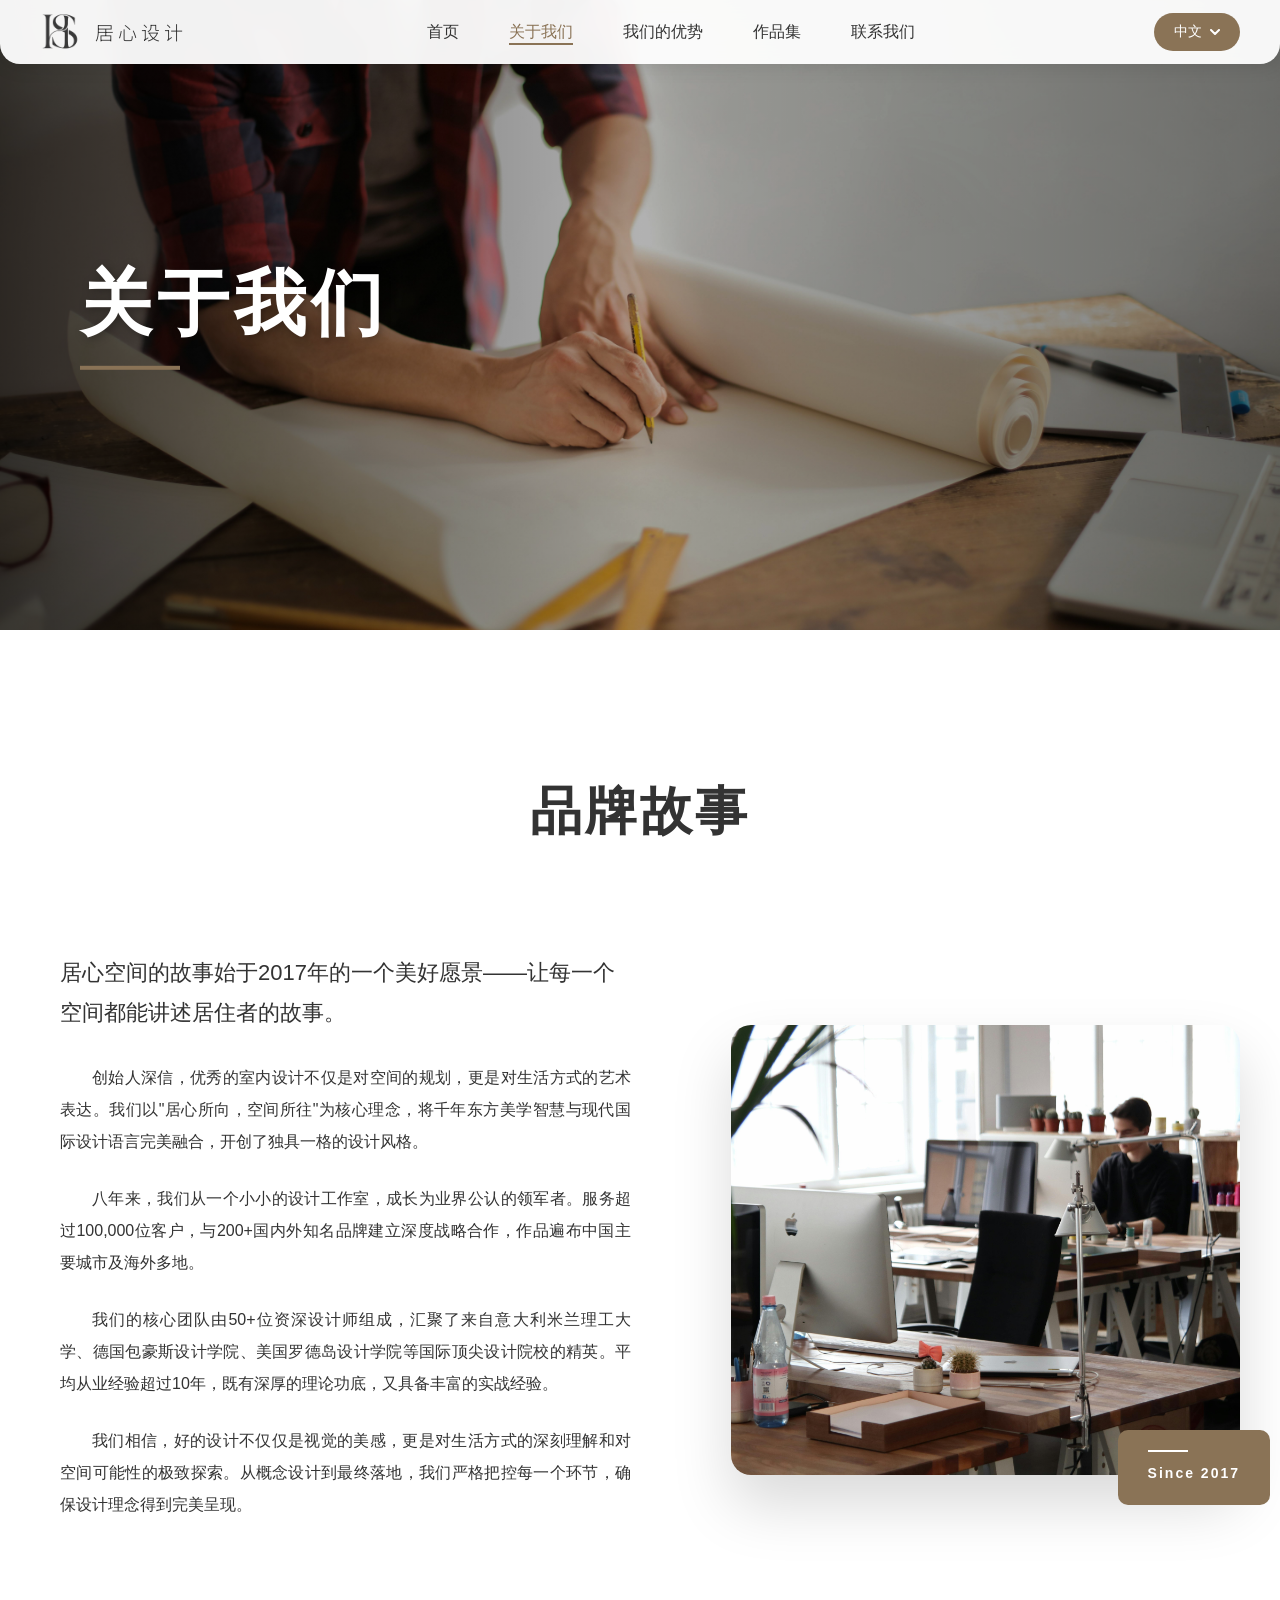
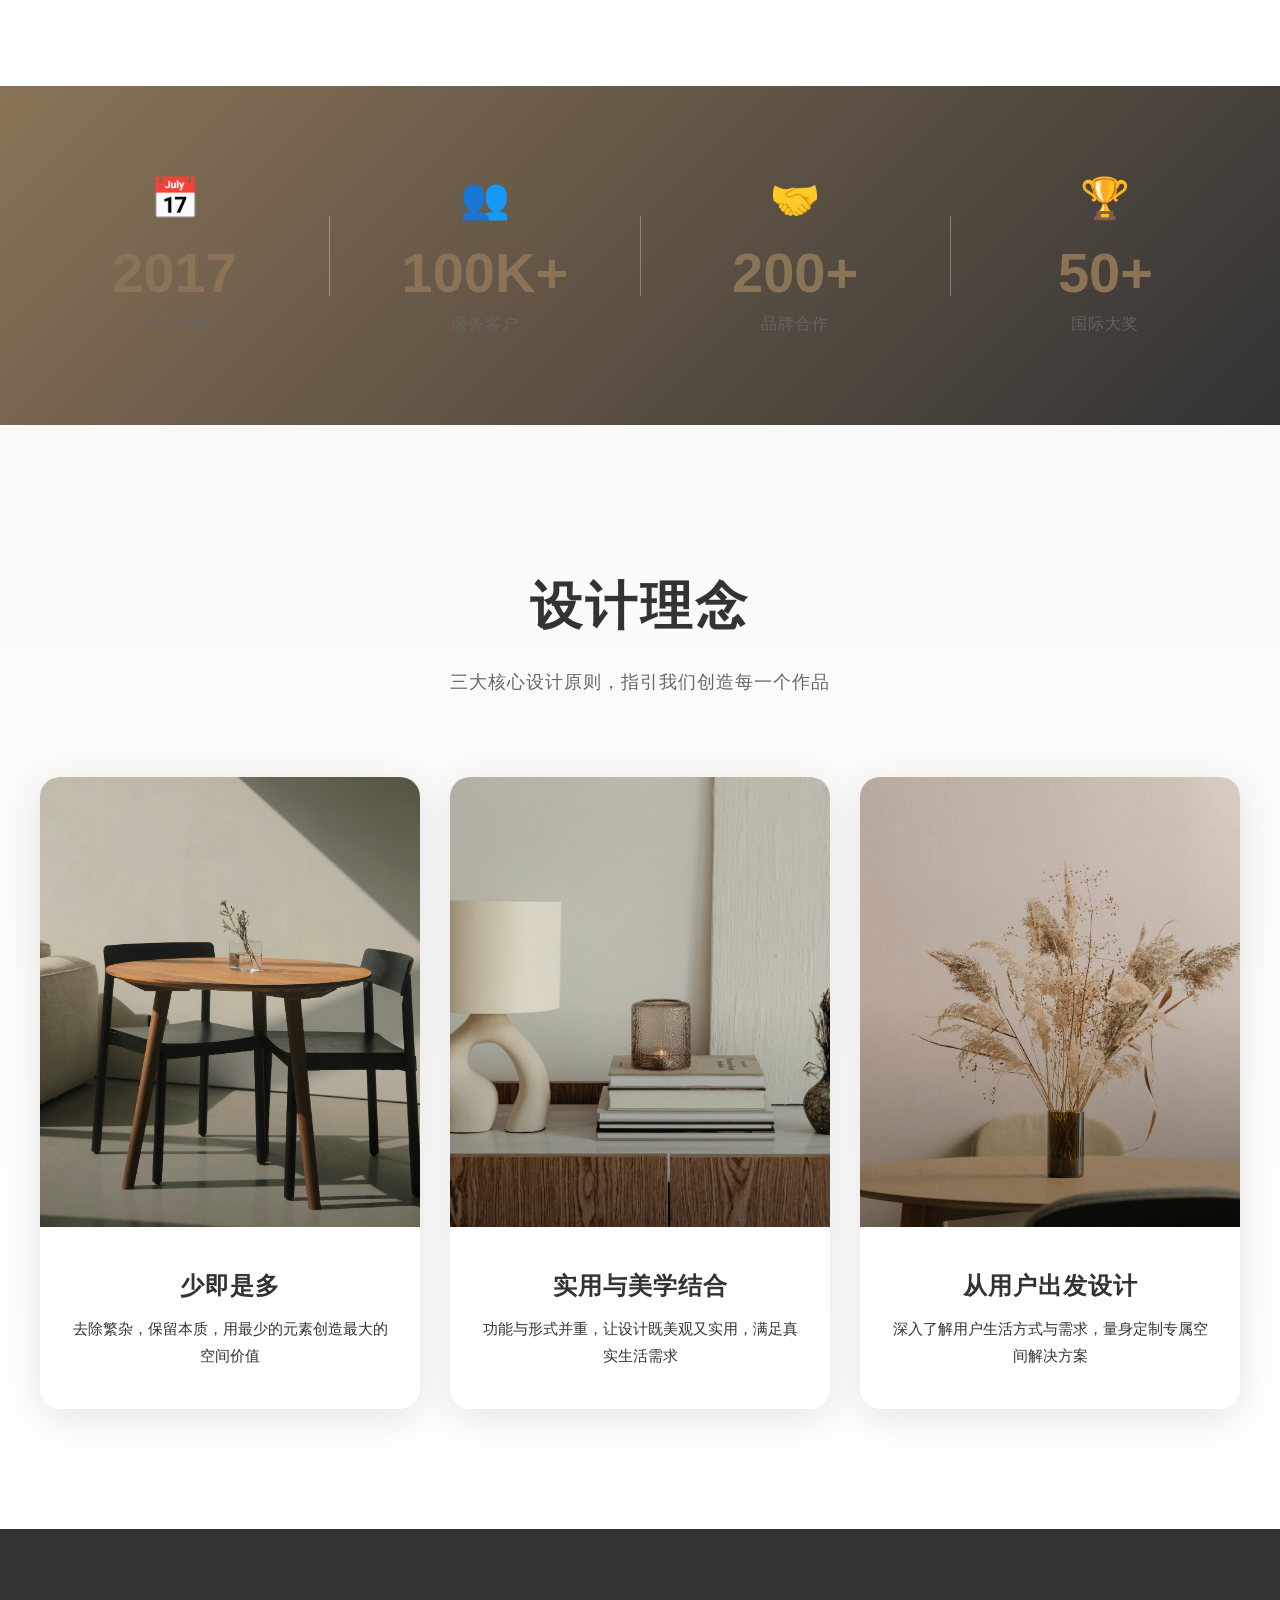
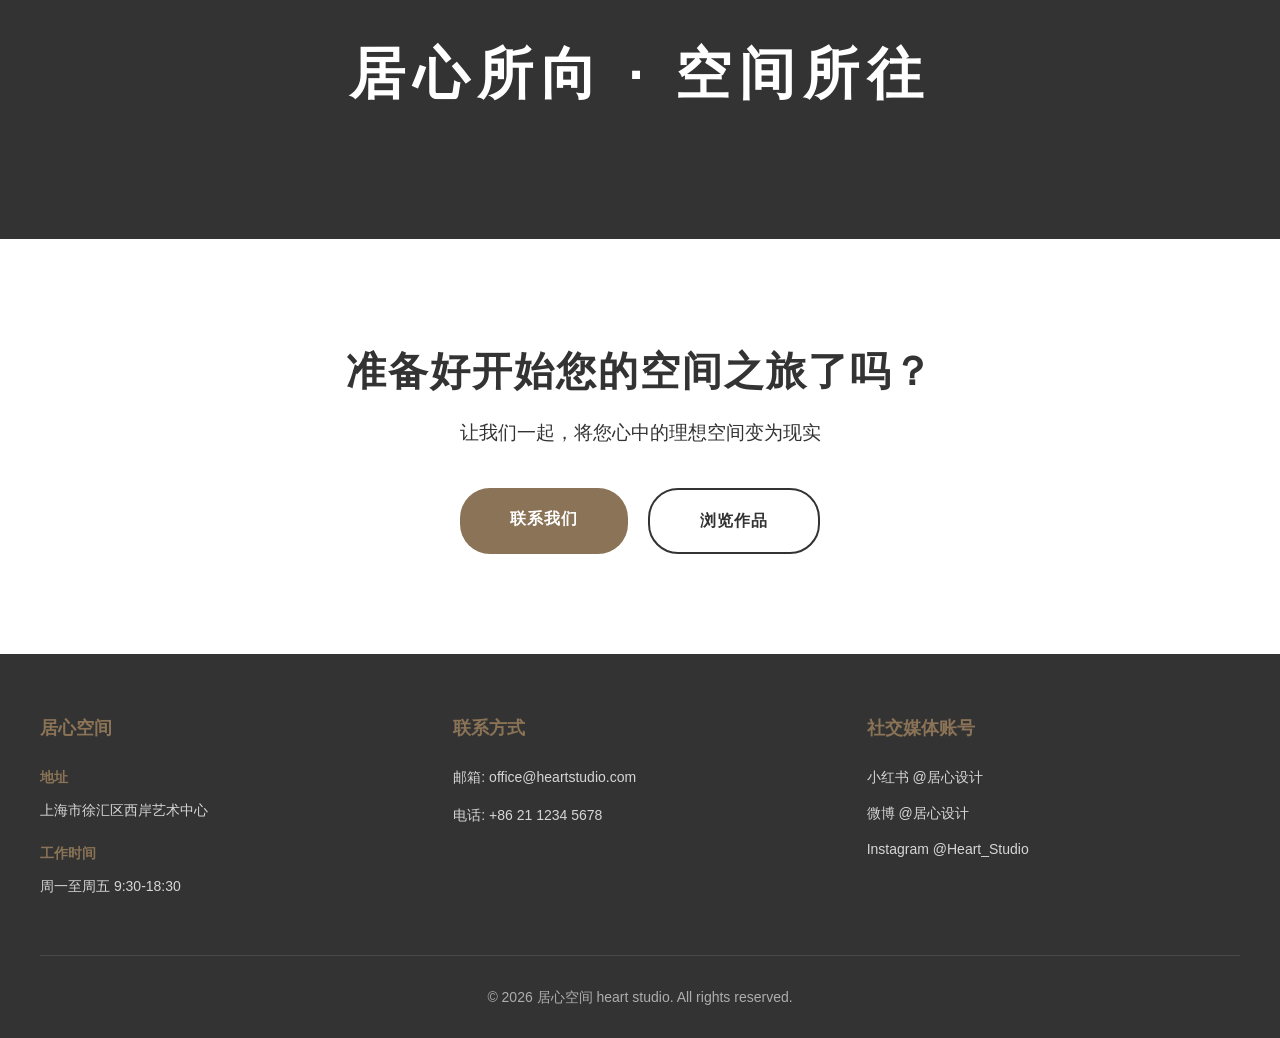
<file: about.html>
<!DOCTYPE html>
<html lang="zh-CN">
<head>
    <meta charset="UTF-8">
    <meta name="viewport" content="width=device-width, initial-scale=1.0">
    <title>关于我们 | 居心空间 heart studio</title>
    <link rel="stylesheet" href="css/style.css">
    <link rel="stylesheet" href="css/pages.css">
</head>
<body class="page-about">
    <!-- Loading Animation -->
    <div class="loading-box"></div>

    <!-- Header -->
    <header class="header page-header">
        <div class="header-container">
            <div class="header-left">
                <a href="index.html" class="header-logo-link">
                    <img src="public/logo.png" alt="heart studio" class="header-logo">
                    <span class="brand-name zh">居心设计</span>
                    <span class="brand-name en">Heart Studio</span>
                </a>
            </div>
            <nav class="header-center">
                <ul class="nav-menu">
                    <li><a href="index.html">首页</a></li>
                    <li><a href="about.html" class="active">关于我们</a></li>
                    <li><a href="why-us.html">我们的优势</a></li>
                    <li><a href="portfolio.html">作品集</a></li>
                    <li><a href="contact.html">联系我们</a></li>
                </ul>
            </nav>
            <div class="header-right">
                <div class="lang-switch">
                    <button class="lang-btn">
                        <span>中文</span>
                        <svg width="10" height="6" viewBox="0 0 10 6" fill="none">
                            <path d="M1 1L5 5L9 1" stroke="white" stroke-width="2" stroke-linecap="round" stroke-linejoin="round"/>
                        </svg>
                    </button>
                    <div class="lang-dropdown">
                        <button class="lang-option active" data-lang="zh">中文</button>
                        <button class="lang-option" data-lang="en">English</button>
                    </div>
                </div>
            </div>
        </div>
    </header>

    <!-- Page Hero -->
    <section class="page-hero">
        <div class="hero-background">
            <img src="public/AboutUs.jpg" alt="About Us">
        </div>
        <div class="hero-overlay"></div>
        <div class="hero-content">
            <h1 class="hero-title">关于我们</h1>
            <div class="hero-divider"></div>
        </div>
    </section>

    <!-- Main Content -->
    <main class="page-main">
        <!-- Story Section - Full Width -->
        <section class="about-story-section">
            <div class="story-container">
                <div class="story-intro">
                    <h2 class="story-title section-title">品牌故事</h2>
                </div>

                <div class="story-grid">
                    <div class="story-content-wrapper">
                        <p class="story-lead section-lead">
                            居心空间的故事始于2017年的一个美好愿景——<strong class="highlight">让每一个空间都能讲述居住者的故事</strong>。
                        </p>
                        <p class="story-text section-text-1">
                            创始人深信，优秀的室内设计不仅是对空间的规划，更是对生活方式的艺术表达。我们以"居心所向，空间所往"为核心理念，将千年东方美学智慧与现代国际设计语言完美融合，开创了独具一格的设计风格。
                        </p>
                        <p class="story-text section-text-2">
                            八年来，我们从一个小小的设计工作室，成长为业界公认的领军者。服务超过100,000位客户，与200+国内外知名品牌建立深度战略合作，作品遍布中国主要城市及海外多地。
                        </p>
                        <p class="story-text section-text-3">
                            我们的核心团队由50+位资深设计师组成，汇聚了来自意大利米兰理工大学、德国包豪斯设计学院、美国罗德岛设计学院等国际顶尖设计院校的精英。平均从业经验超过10年，既有深厚的理论功底，又具备丰富的实战经验。
                        </p>
                        <p class="story-text section-text-4">
                            我们相信，好的设计不仅仅是视觉的美感，更是对生活方式的深刻理解和对空间可能性的极致探索。从概念设计到最终落地，我们严格把控每一个环节，确保设计理念得到完美呈现。
                        </p>
                    </div>
                    <div class="story-image-wrapper">
                        <div class="story-image-frame">
                            <img src="public/AboutUs/OurStory.jpg" alt="Our Story">
                        </div>
                        <div class="story-decoration">
                            <div class="deco-line"></div>
                            <div class="deco-text">Since 2017</div>
                        </div>
                    </div>
                </div>
            </div>
        </section>

        <!-- Stats Section -->
        <section class="about-stats-section">
            <div class="stats-container">
                <div class="stat-item">
                    <div class="stat-icon">📅</div>
                    <div class="stat-number">2017</div>
                    <div class="stat-label stat-label-1">创立年份</div>
                </div>
                <div class="stat-divider"></div>
                <div class="stat-item">
                    <div class="stat-icon">👥</div>
                    <div class="stat-number">100K+</div>
                    <div class="stat-label stat-label-2">服务客户</div>
                </div>
                <div class="stat-divider"></div>
                <div class="stat-item">
                    <div class="stat-icon">🤝</div>
                    <div class="stat-number">200+</div>
                    <div class="stat-label stat-label-3">品牌合作</div>
                </div>
                <div class="stat-divider"></div>
                <div class="stat-item">
                    <div class="stat-icon">🏆</div>
                    <div class="stat-number">50+</div>
                    <div class="stat-label stat-label-4">国际大奖</div>
                </div>
            </div>
        </section>

        <!-- Design Philosophy Section -->
        <section class="about-philosophy-section">
            <div class="philosophy-container">
                <div class="philosophy-intro">
                    <h2 class="philosophy-title section-title-2">设计理念</h2>
                    <p class="philosophy-intro-text section-intro-text">三大核心设计原则，指引我们创造每一个作品</p>
                </div>

                <div class="philosophy-grid">
                    <!-- Philosophy 1 -->
                    <div class="philosophy-card">
                        <div class="philosophy-image-wrapper">
                            <img src="public/AboutUs/design_concept_less_is_more.jpg" alt="少即是多">
                            <div class="philosophy-overlay"></div>
                        </div>
                        <div class="philosophy-content">
                            <h3 class="philosophy-title">少即是多</h3>
                            <p class="philosophy-detail">去除繁杂，保留本质，用最少的元素创造最大的空间价值</p>
                        </div>
                    </div>

                    <!-- Philosophy 2 -->
                    <div class="philosophy-card">
                        <div class="philosophy-image-wrapper">
                            <img src="public/AboutUs/design_concept_elegance.jpg" alt="实用与美学结合">
                            <div class="philosophy-overlay"></div>
                        </div>
                        <div class="philosophy-content">
                            <h3 class="philosophy-title">实用与美学结合</h3>
                            <p class="philosophy-detail">功能与形式并重，让设计既美观又实用，满足真实生活需求</p>
                        </div>
                    </div>

                    <!-- Philosophy 3 -->
                    <div class="philosophy-card">
                        <div class="philosophy-image-wrapper">
                            <img src="public/AboutUs/design_concept_integrity.jpg" alt="从用户出发设计">
                            <div class="philosophy-overlay"></div>
                        </div>
                        <div class="philosophy-content">
                            <h3 class="philosophy-title">从用户出发设计</h3>
                            <p class="philosophy-detail">深入了解用户生活方式与需求，量身定制专属空间解决方案</p>
                        </div>
                    </div>
                </div>
            </div>
        </section>

        <!-- Tagline Banner -->
        <section class="about-tagline-banner">
            <div class="tagline-container">
                <h2 class="tagline-main section-tagline">居心所向 · 空间所往</h2>
            </div>
        </section>

        <!-- CTA Section -->
        <section class="about-cta-section">
            <div class="cta-container">
                <h3 class="cta-title section-cta-title">准备好开始您的空间之旅了吗？</h3>
                <p class="cta-subtitle section-cta-subtitle">让我们一起，将您心中的理想空间变为现实</p>
                <div class="cta-buttons">
                    <a href="contact.html" class="cta-button primary section-cta-primary">联系我们</a>
                    <a href="portfolio.html" class="cta-button secondary section-cta-secondary">浏览作品</a>
                </div>
            </div>
        </section>
    </main>

    <!-- Footer -->
    <footer class="page-footer">
        <div class="footer-container">
            <div class="footer-content">
                <div class="footer-section company">
                    <h4 class="footer-company">居心空间</h4>
                    <p class="address">地址</p>
                    <p class="address-detail">上海市徐汇区西岸艺术中心</p>
                    <p class="hours">工作时间</p>
                    <p class="hours-detail">周一至周五 9:30-18:30</p>
                </div>
                <div class="footer-section contact">
                    <h4 class="footer-contact">联系方式</h4>
                    <p class="email footer-email"><span class="footer-email-label">邮箱:</span> <span class="footer-email-value">office@heartstudio.com</span></p>
                    <p class="phone footer-phone"><span class="footer-phone-label">电话:</span> <span class="footer-phone-value">+86 21 1234 5678</span></p>
                </div>
                <div class="footer-section social">
                    <h4 class="footer-social">社交媒体账号</h4>
                    <p class="social-item footer-social-1">小红书 @居心设计</p>
                    <p class="social-item footer-social-2">微博 @居心设计</p>
                    <p class="social-item footer-social-3">Instagram @Heart_Studio</p>
                </div>
            </div>
            <div class="footer-bottom">
                <p class="footer-copyright">© 2026 居心空间 heart studio. All rights reserved.</p>
            </div>
        </div>
    </footer>

    <!-- Back to Top Button -->
    <button class="back-to-top" title="返回顶部">↑</button>

    <!-- Scripts -->
    <script src="https://cdnjs.cloudflare.com/ajax/libs/jquery/3.6.0/jquery.min.js"></script>
    <script src="js/i18n.js"></script>
    <script src="js/pages.js"></script>
</body>
</html>
</file>
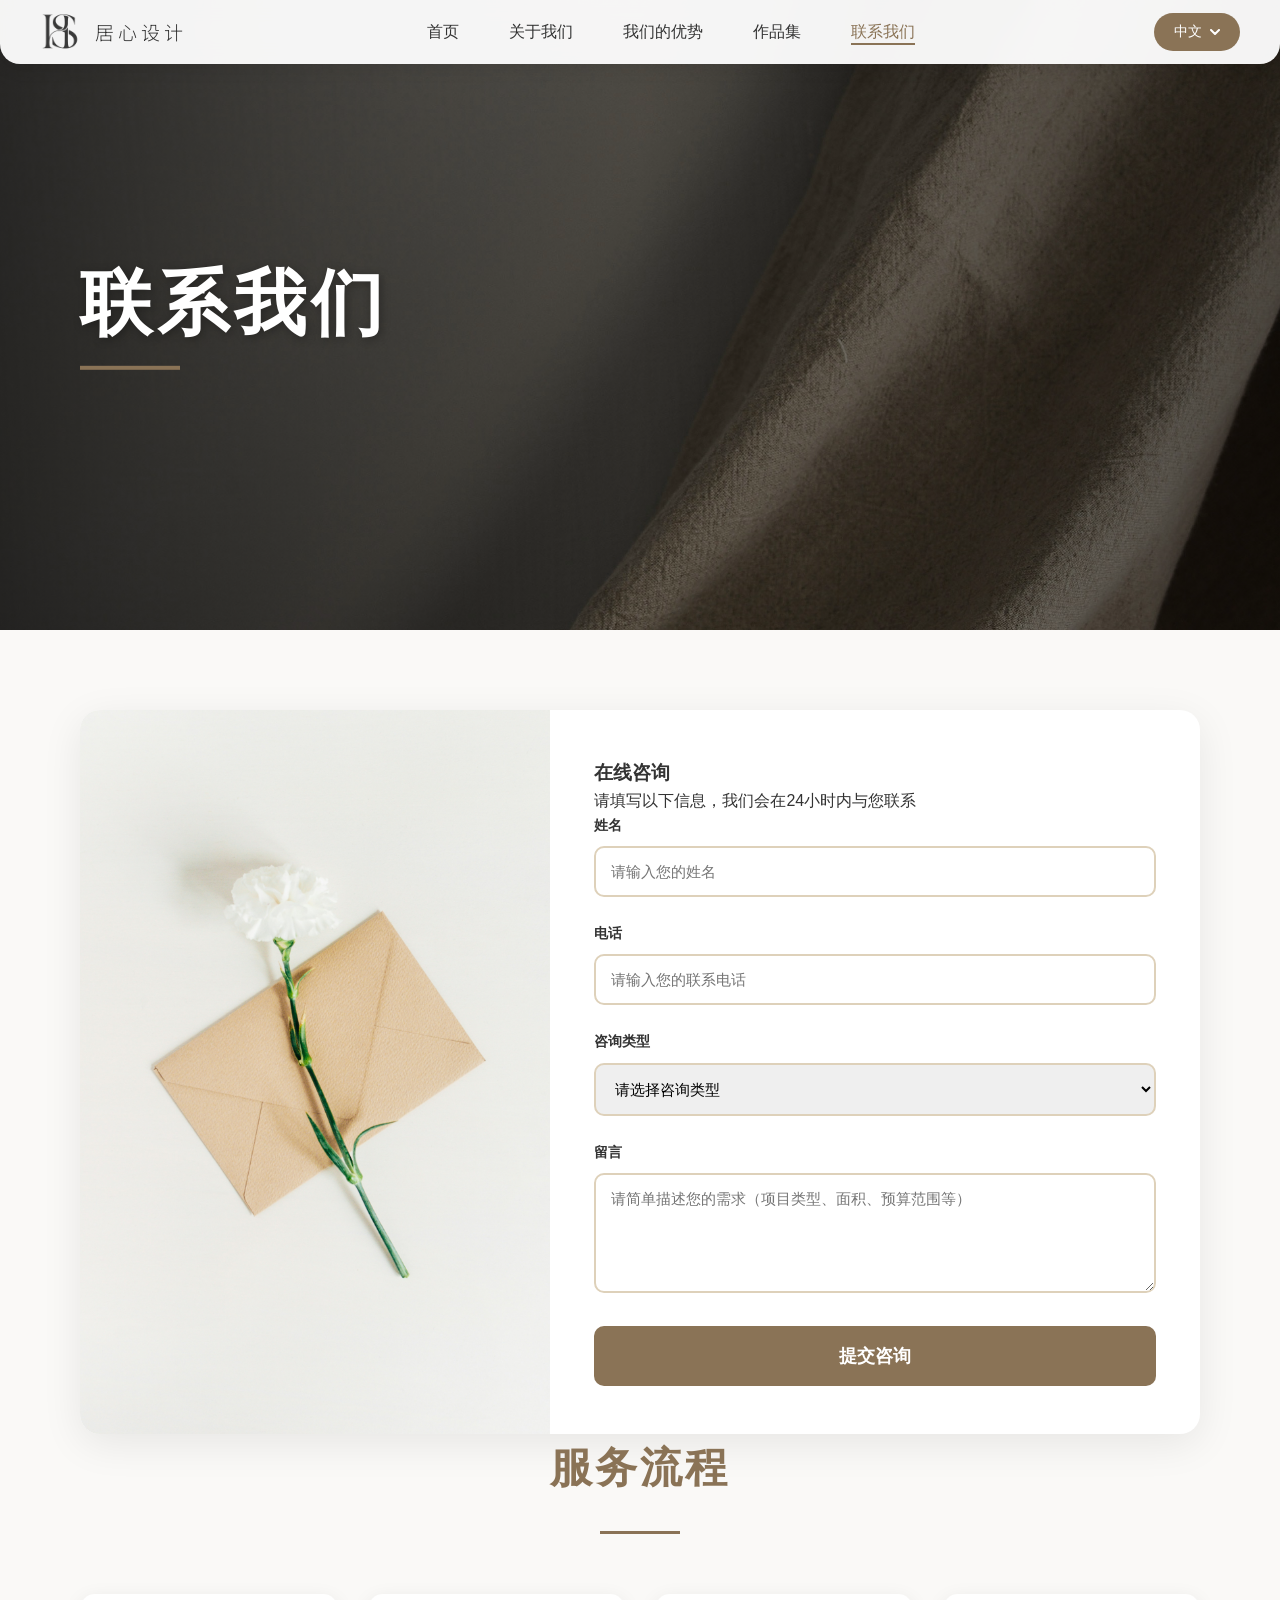
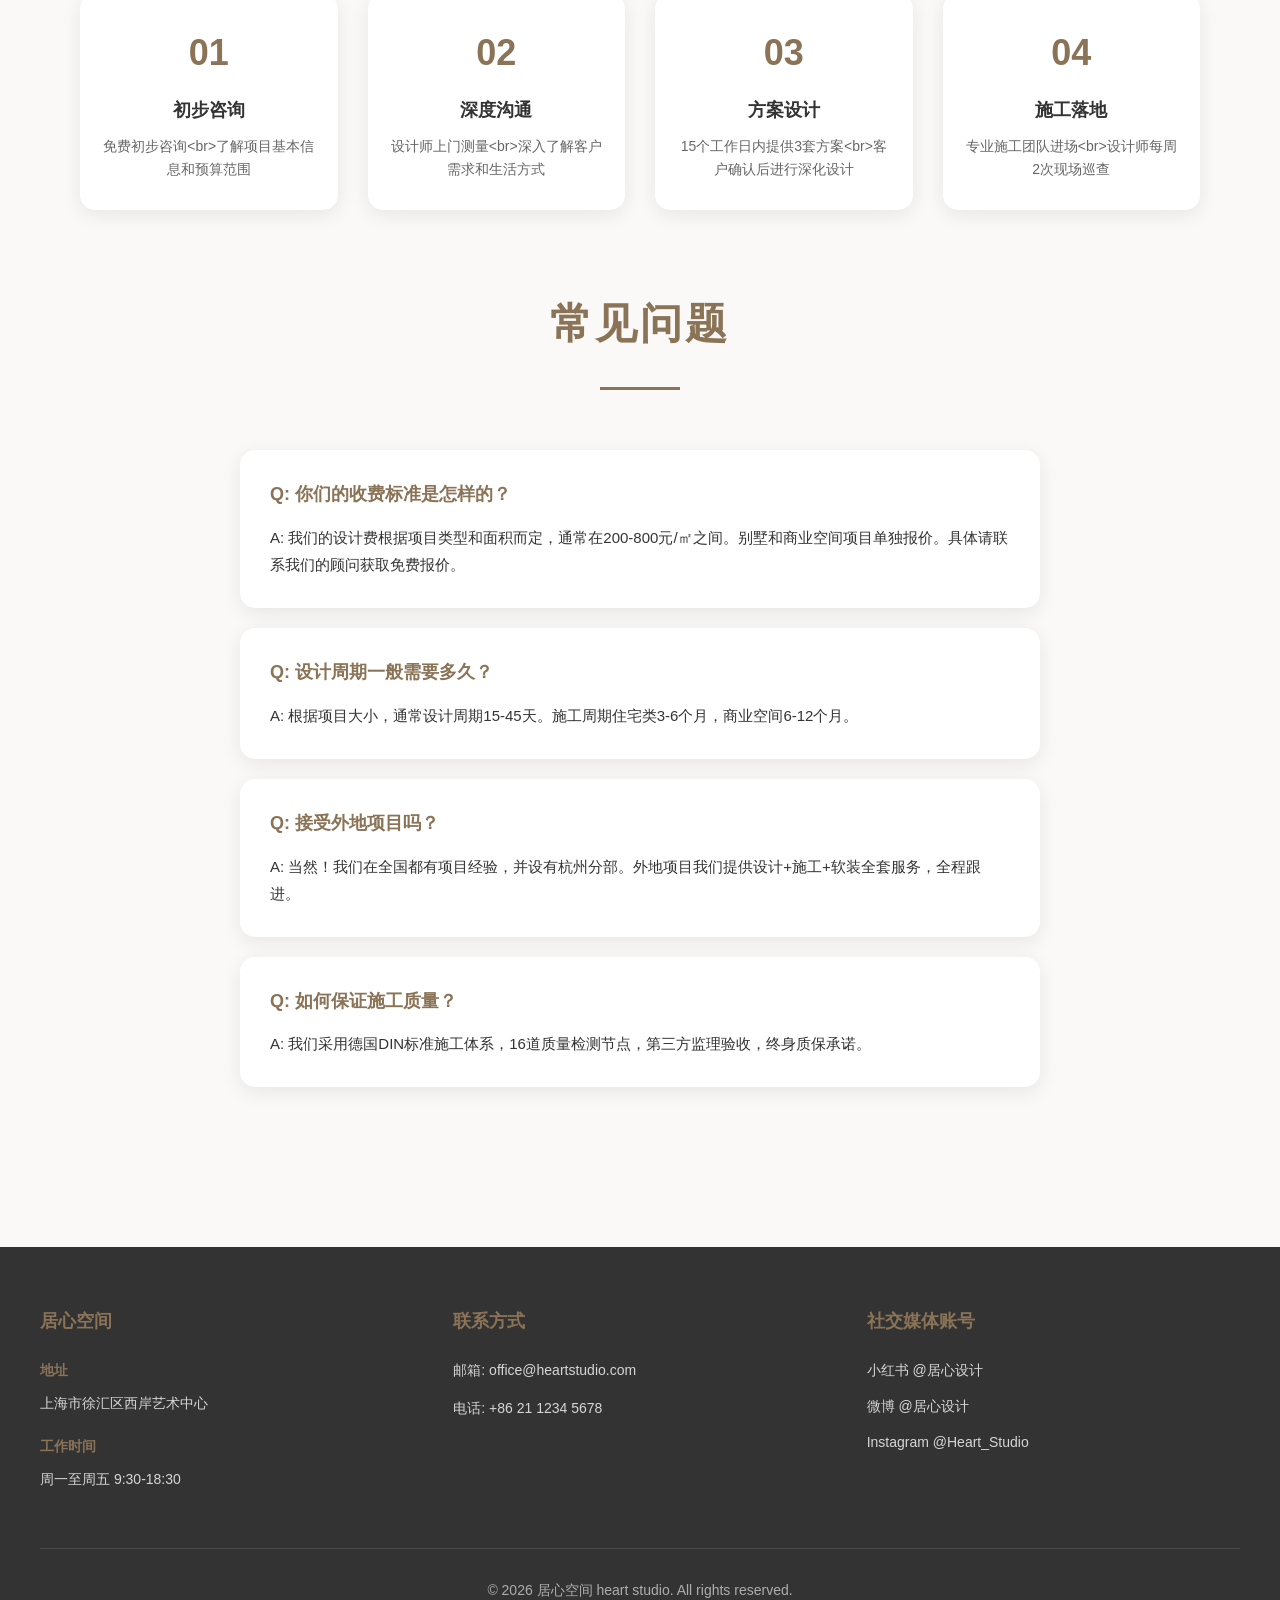
<file: contact.html>
<!DOCTYPE html>
<html lang="zh-CN">
<head>
    <meta charset="UTF-8">
    <meta name="viewport" content="width=device-width, initial-scale=1.0">
    <title>联系我们 | 居心空间 heart studio</title>
    <link rel="stylesheet" href="css/style.css">
    <link rel="stylesheet" href="css/pages.css">
</head>
<body class="page-contact">
    <!-- Loading Animation -->
    <div class="loading-box"></div>

    <!-- Header -->
    <header class="header page-header">
        <div class="header-container">
            <div class="header-left">
                <a href="index.html" class="header-logo-link">
                    <img src="public/logo.png" alt="heart studio" class="header-logo">
                    <span class="brand-name zh">居心设计</span>
                    <span class="brand-name en">Heart Studio</span>
                </a>
            </div>
            <nav class="header-center">
                <ul class="nav-menu">
                    <li><a href="index.html">首页</a></li>
                    <li><a href="about.html">关于我们</a></li>
                    <li><a href="why-us.html">我们的优势</a></li>
                    <li><a href="portfolio.html">作品集</a></li>
                    <li><a href="contact.html" class="active">联系我们</a></li>
                </ul>
            </nav>
            <div class="header-right">
                <div class="lang-switch">
                    <button class="lang-btn">
                        <span>中文</span>
                        <svg width="10" height="6" viewBox="0 0 10 6" fill="none">
                            <path d="M1 1L5 5L9 1" stroke="white" stroke-width="2" stroke-linecap="round" stroke-linejoin="round"/>
                        </svg>
                    </button>
                    <div class="lang-dropdown">
                        <button class="lang-option active" data-lang="zh">中文</button>
                        <button class="lang-option" data-lang="en">English</button>
                    </div>
                </div>
            </div>
        </div>
    </header>

    <!-- Page Hero -->
    <section class="page-hero">
        <div class="hero-background">
            <img src="public/ContactUs.jpg" alt="Contact Us">
        </div>
        <div class="hero-overlay"></div>
        <div class="hero-content">
            <h1 class="hero-title">联系我们</h1>
            <div class="hero-divider"></div>
        </div>
    </section>

    <!-- Main Content -->
    <main class="page-main">
        <div class="page-container">
            <!-- Combined Card: image left, form right -->
            <div class="contact-combined-card">
                <div class="contact-card-image">
                    <img src="public/inquiry.jpg" alt="Contact Us">
                </div>
                <div class="contact-card-form">
                    <h3 class="contact-form-title">在线咨询</h3>
                    <p class="form-subtitle">请填写以下信息，我们会在24小时内与您联系</p>

                    <form id="contactForm">
                        <div class="form-group">
                            <label for="name" class="label-name">姓名 *</label>
                            <input type="text" id="name" name="name" placeholder="请输入您的姓名" required>
                        </div>

                        <div class="form-group">
                            <label for="phone" class="label-phone">电话 *</label>
                            <input type="tel" id="phone" name="phone" placeholder="请输入您的联系电话" required>
                        </div>

                        <div class="form-group">
                            <label for="service" class="label-service">咨询类型</label>
                            <select id="service" name="service">
                                <option value="">请选择咨询类型</option>
                                <option value="phone">电话咨询</option>
                                <option value="quote">方案报价</option>
                                <option value="visit">预约参观</option>
                                <option value="collaboration">商务合作</option>
                                <option value="other">其他咨询</option>
                            </select>
                        </div>

                        <div class="form-group">
                            <label for="message" class="label-message">留言</label>
                            <textarea id="message" name="message" placeholder="请简单描述您的需求（项目类型、面积、预算范围等）"></textarea>
                        </div>

                        <button type="submit" class="submit-btn">提交咨询</button>
                    </form>
                </div>
            </div>

            <!-- Service Process -->
            <section class="content-section">
                <div class="section-header">
                    <h3 class="section-title contact-process-title">服务流程</h3>
                    <div class="section-divider"></div>
                </div>
                <div class="process-steps" style="display: grid; grid-template-columns: repeat(4, 1fr); gap: 30px; margin-top: 50px;">
                    <div class="process-step" style="text-align: center; padding: 30px 20px; background: var(--white); border-radius: 15px; box-shadow: 0 5px 20px rgba(0,0,0,0.08);">
                        <div style="font-size: 36px; font-weight: 700; color: var(--primary-color); margin-bottom: 15px;">01</div>
                        <h5 class="step-title" style="font-size: 18px; color: var(--text-dark); margin-bottom: 10px;">初步咨询</h5>
                        <p class="step-desc" style="font-size: 14px; color: var(--text-light); line-height: 1.6;">免费初步咨询<br>了解项目基本信息和预算范围</p>
                    </div>
                    <div class="process-step" style="text-align: center; padding: 30px 20px; background: var(--white); border-radius: 15px; box-shadow: 0 5px 20px rgba(0,0,0,0.08);">
                        <div style="font-size: 36px; font-weight: 700; color: var(--primary-color); margin-bottom: 15px;">02</div>
                        <h5 class="step-title" style="font-size: 18px; color: var(--text-dark); margin-bottom: 10px;">深度沟通</h5>
                        <p class="step-desc" style="font-size: 14px; color: var(--text-light); line-height: 1.6;">设计师上门测量<br>深入了解客户需求和生活方式</p>
                    </div>
                    <div class="process-step" style="text-align: center; padding: 30px 20px; background: var(--white); border-radius: 15px; box-shadow: 0 5px 20px rgba(0,0,0,0.08);">
                        <div style="font-size: 36px; font-weight: 700; color: var(--primary-color); margin-bottom: 15px;">03</div>
                        <h5 class="step-title" style="font-size: 18px; color: var(--text-dark); margin-bottom: 10px;">方案设计</h5>
                        <p class="step-desc" style="font-size: 14px; color: var(--text-light); line-height: 1.6;">15个工作日内提供3套方案<br>客户确认后进行深化设计</p>
                    </div>
                    <div class="process-step" style="text-align: center; padding: 30px 20px; background: var(--white); border-radius: 15px; box-shadow: 0 5px 20px rgba(0,0,0,0.08);">
                        <div style="font-size: 36px; font-weight: 700; color: var(--primary-color); margin-bottom: 15px;">04</div>
                        <h5 class="step-title" style="font-size: 18px; color: var(--text-dark); margin-bottom: 10px;">施工落地</h5>
                        <p class="step-desc" style="font-size: 14px; color: var(--text-light); line-height: 1.6;">专业施工团队进场<br>设计师每周2次现场巡查</p>
                    </div>
                </div>
            </section>

            <!-- FAQ -->
            <section class="content-section" style="margin-top: 80px;">
                <div class="section-header">
                    <h3 class="section-title contact-faq-title">常见问题</h3>
                    <div class="section-divider"></div>
                </div>
                <div class="faq-list" style="max-width: 800px; margin: 0 auto;">
                    <div class="faq-item" style="background: var(--white); padding: 30px; border-radius: 15px; margin-bottom: 20px; box-shadow: 0 5px 20px rgba(0,0,0,0.08);">
                        <h5 class="faq-question" style="font-size: 18px; color: var(--primary-color); margin-bottom: 15px; font-weight: 700;">Q: 你们的收费标准是怎样的？</h5>
                        <p class="faq-answer" style="font-size: 15px; line-height: 1.8; color: var(--text-dark);">A: 我们的设计费根据项目类型和面积而定，通常在200-800元/㎡之间。别墅和商业空间项目单独报价。具体请联系我们的顾问获取免费报价。</p>
                    </div>
                    <div class="faq-item" style="background: var(--white); padding: 30px; border-radius: 15px; margin-bottom: 20px; box-shadow: 0 5px 20px rgba(0,0,0,0.08);">
                        <h5 class="faq-question" style="font-size: 18px; color: var(--primary-color); margin-bottom: 15px; font-weight: 700;">Q: 设计周期一般需要多久？</h5>
                        <p class="faq-answer" style="font-size: 15px; line-height: 1.8; color: var(--text-dark);">A: 根据项目大小，通常设计周期15-45天。施工周期住宅类3-6个月，商业空间6-12个月。</p>
                    </div>
                    <div class="faq-item" style="background: var(--white); padding: 30px; border-radius: 15px; margin-bottom: 20px; box-shadow: 0 5px 20px rgba(0,0,0,0.08);">
                        <h5 class="faq-question" style="font-size: 18px; color: var(--primary-color); margin-bottom: 15px; font-weight: 700;">Q: 接受外地项目吗？</h5>
                        <p class="faq-answer" style="font-size: 15px; line-height: 1.8; color: var(--text-dark);">A: 当然！我们在全国都有项目经验，并设有杭州分部。外地项目我们提供设计+施工+软装全套服务，全程跟进。</p>
                    </div>
                    <div class="faq-item" style="background: var(--white); padding: 30px; border-radius: 15px; box-shadow: 0 5px 20px rgba(0,0,0,0.08);">
                        <h5 class="faq-question" style="font-size: 18px; color: var(--primary-color); margin-bottom: 15px; font-weight: 700;">Q: 如何保证施工质量？</h5>
                        <p class="faq-answer" style="font-size: 15px; line-height: 1.8; color: var(--text-dark);">A: 我们采用德国DIN标准施工体系，16道质量检测节点，第三方监理验收，终身质保承诺。</p>
                    </div>
                </div>
            </section>
        </div>
    </main>

    <!-- Footer -->
    <footer class="page-footer">
        <div class="footer-container">
            <div class="footer-content">
                <div class="footer-section company">
                    <h4 class="footer-company">居心空间</h4>
                    <p class="address">地址</p>
                    <p class="address-detail">上海市徐汇区西岸艺术中心</p>
                    <p class="hours">工作时间</p>
                    <p class="hours-detail">周一至周五 9:30-18:30</p>
                </div>
                <div class="footer-section contact">
                    <h4 class="footer-contact">联系方式</h4>
                    <p class="email footer-email"><span class="footer-email-label">邮箱:</span> <span class="footer-email-value">office@heartstudio.com</span></p>
                    <p class="phone footer-phone"><span class="footer-phone-label">电话:</span> <span class="footer-phone-value">+86 21 1234 5678</span></p>
                </div>
                <div class="footer-section social">
                    <h4 class="footer-social">社交媒体账号</h4>
                    <p class="social-item footer-social-1">小红书 @居心设计</p>
                    <p class="social-item footer-social-2">微博 @居心设计</p>
                    <p class="social-item footer-social-3">Instagram @Heart_Studio</p>
                </div>
            </div>
            <div class="footer-bottom">
                <p class="footer-copyright">© 2026 居心空间 heart studio. All rights reserved.</p>
            </div>
        </div>
    </footer>

    <!-- Back to Top Button -->
    <button class="back-to-top" title="返回顶部">↑</button>

    <!-- Scripts -->
    <script src="https://cdnjs.cloudflare.com/ajax/libs/jquery/3.6.0/jquery.min.js"></script>
    <script src="js/i18n.js"></script>
    <script src="js/pages.js"></script>
</body>
</html>
</file>
<file: css/style.css>
/* ==================== Font Face Definitions ==================== */
/* CDN Version - Easiest, works without local files */
@import url('https://fonts.googleapis.com/css2?family=Noto+Sans+SC:wght@300;400;700&display=swap');

/* Local Font Version - Uncomment after downloading font files
@font-face {
    font-family: 'Noto Sans SC';
    font-weight: 300;
    font-style: normal;
    src: url('../fonts/NotoSansSC-Light.woff2') format('woff2'),
         url('../fonts/NotoSansSC-Light.woff') format('woff');
    font-display: swap;
}

@font-face {
    font-family: 'Noto Sans SC';
    font-weight: 400;
    font-style: normal;
    src: url('../fonts/NotoSansSC-Regular.woff2') format('woff2'),
         url('../fonts/NotoSansSC-Regular.woff') format('woff');
    font-display: swap;
}

@font-face {
    font-family: 'Noto Sans SC';
    font-weight: 700;
    font-style: normal;
    src: url('../fonts/NotoSansSC-Bold.woff2') format('woff2'),
         url('../fonts/NotoSansSC-Bold.woff') format('woff');
    font-display: swap;
}
*/

/* ==================== Reset & Base Styles ==================== */
* {
    margin: 0;
    padding: 0;
    box-sizing: border-box;
}

:root {
    --primary-color: #8A7356;
    --secondary-color: #DED1BA;
    --text-dark: #333333;
    --text-light: #666666;
    --white: #ffffff;
}

html, body {
    height: 100%;
    overflow: hidden;
}

body {
    font-family: -apple-system, BlinkMacSystemFont, 'Segoe UI', 'PingFang SC', 'Hiragino Sans GB',
                 'Microsoft YaHei', 'Helvetica Neue', Helvetica, Arial, sans-serif;
    line-height: 1.6;
    color: var(--text-dark);
    overflow-x: hidden;
}

/* ==================== Loading Animation ==================== */
.loading-box {
    position: fixed;
    top: 0;
    left: 0;
    width: 100%;
    height: 100%;
    background: var(--primary-color);
    z-index: 9999;
    display: flex;
    align-items: center;
    justify-content: center;
    opacity: 1;
    transition: opacity 0.5s ease;
}

.loading-box.hidden {
    opacity: 0;
    pointer-events: none;
}

/* ==================== Header ==================== */
.header {
    position: fixed;
    top: 0;
    left: 0;
    right: 0;
    background: rgba(255, 255, 255, 0.95);
    backdrop-filter: blur(10px);
    box-shadow: 0 2px 20px rgba(0, 0, 0, 0.1);
    z-index: 100;
    border-radius: 0 0 20px 20px;
    transition: all 0.3s ease;
}

.header-container {
    max-width: 1400px;
    margin: 0 auto;
    padding: 12px 40px;
    display: flex;
    justify-content: space-between;
    align-items: center;
}

.header-left {
    display: flex;
    align-items: center;
}

.header-logo-link {
    display: flex;
    align-items: center;
    gap: 15px;
    text-decoration: none;
    white-space: nowrap;
}

.header-logo {
    height: 40px;
    max-width: 40px;
    width: auto;
    object-fit: contain;
    display: block;
    flex-shrink: 0;
}

.brand-name {
    font-family: 'Noto Sans SC', sans-serif;
    font-weight: 300;
    font-size: 19px;
    color: var(--text-dark);
    letter-spacing: 4px;
    line-height: 40px;
    flex-shrink: 0;
    display: inline-block;
}

.brand-name.zh {
    display: inline-block;
}

.brand-name.en {
    display: none;
}

/* English mode */
body.lang-en .brand-name.zh {
    display: none;
}

body.lang-en .brand-name.en {
    display: inline-block;
}

/* About section language switching */
.about-text-en {
    display: none;
}

.tagline-en {
    display: none;
}

body.lang-en .about-text-cn {
    display: none;
}

body.lang-en .about-text-en {
    display: block;
}

body.lang-en .tagline-cn {
    display: none;
}

body.lang-en .tagline-en {
    display: block;
}

.header-center {
    flex: 1;
    display: flex;
    justify-content: center;
}

.nav-menu {
    display: flex;
    list-style: none;
    gap: 50px;
}

.nav-menu a {
    text-decoration: none;
    color: var(--text-dark);
    font-size: 16px;
    font-weight: 500;
    transition: color 0.3s ease;
    position: relative;
}

.nav-menu a:hover,
.nav-menu a.active {
    color: var(--primary-color);
}

.nav-menu a::after {
    content: '';
    position: absolute;
    bottom: -5px;
    left: 0;
    width: 0;
    height: 2px;
    background: var(--primary-color);
    transition: width 0.3s ease;
}

.nav-menu a:hover::after,
.nav-menu a.active::after {
    width: 100%;
}

.header-right {
    display: flex;
    align-items: center;
}

/* ==================== Language Switch ==================== */
.lang-switch {
    position: relative;
}

.lang-btn {
    background: var(--primary-color);
    color: var(--white);
    border: none;
    padding: 10px 20px;
    border-radius: 20px;
    cursor: pointer;
    font-size: 14px;
    font-weight: 500;
    display: flex;
    align-items: center;
    gap: 8px;
    transition: background 0.3s ease;
}

.lang-btn:hover {
    background: var(--text-dark);
}

.lang-dropdown {
    position: absolute;
    top: calc(100% + 10px);
    right: 0;
    background: var(--white);
    border-radius: 15px;
    box-shadow: 0 5px 20px rgba(0, 0, 0, 0.15);
    overflow: hidden;
    opacity: 0;
    visibility: hidden;
    transform: translateY(-10px);
    transition: all 0.3s ease;
    min-width: 120px;
}

.lang-switch:hover .lang-dropdown {
    opacity: 1;
    visibility: visible;
    transform: translateY(0);
}

.lang-option {
    display: block;
    width: 100%;
    padding: 12px 20px;
    border: none;
    background: transparent;
    text-align: left;
    cursor: pointer;
    font-size: 14px;
    color: var(--text-dark);
    transition: background 0.3s ease;
}

.lang-option:hover {
    background: var(--secondary-color);
}

.lang-option.active {
    background: var(--primary-color);
    color: var(--white);
}

/* ==================== Side Navigation ==================== */
.side-nav {
    position: fixed;
    right: 30px;
    top: 50%;
    transform: translateY(-50%);
    z-index: 99;
    display: flex;
    flex-direction: column;
    gap: 20px;
}

.nav-dot {
    position: relative;
    width: 14px;
    height: 14px;
    border-radius: 50%;
    background: rgba(138, 115, 86, 0.3);
    cursor: pointer;
    transition: all 0.3s ease;
    border: 2px solid transparent;
}

.nav-dot:hover,
.nav-dot.active {
    background: var(--primary-color);
    border-color: var(--primary-color);
    transform: scale(1.3);
}

.nav-dot a {
    display: block;
    width: 100%;
    height: 100%;
    border-radius: 50%;
}

.nav-tooltip {
    position: absolute;
    right: 30px;
    top: 50%;
    transform: translateY(-50%);
    background: var(--primary-color);
    color: var(--white);
    padding: 8px 15px;
    border-radius: 8px;
    font-size: 14px;
    white-space: nowrap;
    opacity: 0;
    visibility: hidden;
    transition: all 0.3s ease;
}

.nav-dot:hover .nav-tooltip {
    opacity: 1;
    visibility: visible;
    right: 25px;
}

/* ==================== FullPage Sections ==================== */
#fullpage {
    height: 100%;
}

.section {
    position: relative;
    height: 70vh;
    overflow: hidden;
}

.section-container {
    height: 100%;
    display: flex;
    align-items: center;
    justify-content: center;
    padding: 90px 40px 40px;
}

/* Override fullPage.js defaults */
.fp-tableCell {
    vertical-align: middle;
}

/* ==================== Hero Section ==================== */
.hero-section {
    position: relative;
    width: 100%;
    height: 100%;
}

.hero-slider {
    position: relative;
    width: 100%;
    height: 100%;
}

.hero-slide {
    position: absolute;
    top: 0;
    left: 0;
    width: 100%;
    height: 100%;
    opacity: 0;
    transition: opacity 1.5s ease-in-out;
}

/* Ensure first slide is visible */
.hero-slide:first-child {
    opacity: 1;
}

.hero-slide.active {
    opacity: 1;
}

.hero-slide.active {
    opacity: 1;
}

.hero-slide img {
    width: 100%;
    height: 100%;
    object-fit: cover;
}

.hero-slogan {
    position: absolute;
    bottom: 80px;
    left: 60px;
    z-index: 10;
}

.hero-slogan h1 {
    font-size: 48px;
    font-weight: 700;
    color: var(--white);
    text-shadow: 2px 2px 10px rgba(0, 0, 0, 0.3);
    letter-spacing: 2px;
}

.hero-dots {
    position: absolute;
    bottom: 80px;
    right: 60px;
    display: flex;
    gap: 15px;
    z-index: 10;
}

.hero-dot {
    width: 12px;
    height: 12px;
    border-radius: 50%;
    background: rgba(255, 255, 255, 0.5);
    cursor: pointer;
    transition: all 0.3s ease;
    border: 2px solid transparent;
}

.hero-dot:hover {
    background: var(--white);
    transform: scale(1.2);
}

.hero-dot.active {
    background: var(--primary-color);
    border-color: var(--white);
    transform: scale(1.3);
}

.scroll-down {
    position: absolute;
    bottom: 30px;
    left: 50%;
    transform: translateX(-50%);
    z-index: 10;
    color: var(--white);
    font-size: 24px;
    animation: bounce 2s infinite;
    text-decoration: none;
}

@keyframes bounce {
    0%, 20%, 50%, 80%, 100% {
        transform: translateX(-50%) translateY(0);
    }
    40% {
        transform: translateX(-50%) translateY(-10px);
    }
    60% {
        transform: translateX(-50%) translateY(-5px);
    }
}

/* ==================== Section 2: About Us ==================== */
.section-about {
    position: relative;
    overflow: hidden;
}

.about-background {
    position: absolute;
    top: 0;
    left: 0;
    width: 100%;
    height: 100%;
    z-index: 1;
    overflow: hidden;
}

.about-background img {
    width: 100%;
    height: 100%;
    object-fit: cover;
    object-position: center;
    /* Optional: Add fixed background effect for parallax */
    /* position: fixed; */
    /* Uncomment above line if you want parallax effect */
}

.about-content {
    position: relative;
    z-index: 10;
    width: 100%;
    max-width: 1400px;
    margin: 0 auto;
    display: flex;
    align-items: center;
    justify-content: flex-start;
}

.about-left-panel {
    flex: 0 0 45%;
    max-width: 600px;
    background: rgba(255, 255, 255, 0.92);
    backdrop-filter: blur(10px);
    border-radius: 20px;
    padding: 60px 50px;
    box-shadow: 0 15px 50px rgba(0, 0, 0, 0.15);
    margin-left: 0;
}

.about-panel-content {
    width: 100%;
}

.about-header {
    margin-bottom: 40px;
}

.about-title-cn {
    font-size: 36px;
    font-weight: 700;
    color: var(--primary-color);
    margin-bottom: 8px;
    letter-spacing: 2px;
}

.about-title-en {
    font-size: 18px;
    font-weight: 400;
    color: var(--text-light);
    text-transform: uppercase;
    letter-spacing: 3px;
    margin-bottom: 20px;
}

.about-divider {
    width: 60px;
    height: 3px;
    background: var(--primary-color);
    margin-top: 20px;
}

.about-stats {
    display: flex;
    justify-content: space-between;
    align-items: center;
    margin-bottom: 40px;
    padding: 30px 0;
    border-top: 1px solid rgba(138, 115, 86, 0.2);
    border-bottom: 1px solid rgba(138, 115, 86, 0.2);
}

.stat-item {
    text-align: center;
    flex: 1;
}

.stat-label {
    font-size: 14px;
    color: var(--text-light);
    margin-bottom: 8px;
}

.stat-number {
    font-size: 36px;
    font-weight: 700;
    color: var(--primary-color);
}

.stat-divider {
    width: 1px;
    height: 40px;
    background: rgba(138, 115, 86, 0.3);
    margin: 0 20px;
}

.about-description {
    margin-bottom: 30px;
}

.about-text-cn {
    font-size: 16px;
    line-height: 2;
    color: var(--text-dark);
    margin-bottom: 15px;
    text-align: justify;
}

.about-text-en {
    font-size: 14px;
    line-height: 1.8;
    color: var(--text-light);
    font-style: italic;
}

.about-tagline {
    text-align: center;
    padding: 25px;
    background: linear-gradient(135deg, var(--primary-color), var(--text-dark));
    border-radius: 12px;
    color: var(--white);
    margin-top: 30px;
}

.tagline-cn {
    font-size: 18px;
    font-weight: 600;
    margin-bottom: 8px;
    letter-spacing: 2px;
}

.tagline-en {
    font-size: 14px;
    opacity: 0.9;
    text-transform: uppercase;
    letter-spacing: 1px;
}

/* Module 1 - Kept for backward compatibility but will be hidden in section 2 */
.module-1 {
    width: 100%;
    max-width: 1400px;
    margin: 0 auto;
}

.module-1-container {
    display: flex;
    justify-content: center;
    gap: 60px;
    align-items: center;
}

.info-card {
    flex: 0 0 calc((100% - 60px) * 2 / 7);
    background: var(--white);
    border-radius: 20px;
    padding: 50px 40px;
    box-shadow: 0 10px 40px rgba(0, 0, 0, 0.08);
    transition: transform 0.3s ease, box-shadow 0.3s ease;
}

.info-card:hover {
    transform: translateY(-10px);
    box-shadow: 0 15px 50px rgba(0, 0, 0, 0.12);
}

.info-card h3 {
    color: var(--primary-color);
    font-size: 22px;
    margin-bottom: 25px;
}

.info-card-number {
    font-size: 48px;
    font-weight: 700;
    color: var(--primary-color);
    margin-bottom: 10px;
}

.info-card-label {
    font-size: 16px;
    color: var(--text-light);
    margin-bottom: 20px;
}

.info-card-item {
    margin-bottom: 25px;
}

.about-preview-card {
    flex: 0 0 calc((100% - 60px) * 2 / 7);
    background: linear-gradient(135deg, var(--primary-color), var(--text-dark));
    border-radius: 20px;
    padding: 50px 40px;
    color: var(--white);
    cursor: pointer;
    transition: transform 0.3s ease, box-shadow 0.3s ease;
    position: relative;
    overflow: hidden;
}

.about-preview-card::before {
    content: '';
    position: absolute;
    top: 0;
    left: 0;
    right: 0;
    bottom: 0;
    background: linear-gradient(135deg, rgba(138, 115, 86, 0.9), rgba(51, 51, 51, 0.9));
    opacity: 0;
    transition: opacity 0.3s ease;
}

.about-preview-card:hover {
    transform: translateY(-10px);
    box-shadow: 0 15px 50px rgba(138, 115, 86, 0.3);
}

.about-preview-card:hover::before {
    opacity: 1;
}

.about-preview-card h3 {
    font-size: 24px;
    margin-bottom: 20px;
    position: relative;
    z-index: 1;
}

.about-preview-card p {
    font-size: 16px;
    line-height: 1.8;
    opacity: 0.9;
    position: relative;
    z-index: 1;
}

.about-preview-card .arrow {
    position: absolute;
    bottom: 30px;
    right: 30px;
    font-size: 24px;
    z-index: 1;
}

/* ==================== Section 3: Why Us (Advantages) ==================== */
.section-why {
    position: relative;
    overflow: hidden;
}

.why-background {
    position: absolute;
    top: 0;
    left: 0;
    width: 100%;
    height: 100%;
    z-index: 1;
    overflow: hidden;
}

.why-background img {
    width: 100%;
    height: 100%;
    object-fit: cover;
    object-position: center;
    transition: opacity 0.6s ease-in-out;
}

.why-content {
    position: relative;
    z-index: 10;
    width: 100%;
    max-width: 1400px;
    margin: 0 auto;
    display: flex;
    align-items: stretch;
    justify-content: space-between;
    height: 100%;
    padding: 40px;
}

/* Left Panel: Advantages List */
.why-left-panel {
    flex: 0 0 40%;
    max-width: 500px;
    display: flex;
    flex-direction: column;
}

.why-panel-header {
    margin-bottom: 40px;
}

.why-title {
    font-size: 36px;
    font-weight: 700;
    color: var(--white);
    margin-bottom: 8px;
    letter-spacing: 2px;
    text-shadow: 2px 2px 10px rgba(0, 0, 0, 0.3);
}

.why-subtitle {
    font-size: 18px;
    font-weight: 400;
    color: rgba(255, 255, 255, 0.9);
    text-transform: uppercase;
    letter-spacing: 3px;
    margin-bottom: 20px;
    text-shadow: 1px 1px 5px rgba(0, 0, 0, 0.3);
}

.why-divider {
    width: 60px;
    height: 3px;
    background: var(--white);
    margin-top: 20px;
}

.why-advantages-list {
    flex: 1;
    display: flex;
    flex-direction: column;
    gap: 15px;
    overflow-y: auto;
    padding-right: 10px;
}

/* Custom Scrollbar */
.why-advantages-list::-webkit-scrollbar {
    width: 6px;
}

.why-advantages-list::-webkit-scrollbar-track {
    background: rgba(255, 255, 255, 0.1);
    border-radius: 3px;
}

.why-advantages-list::-webkit-scrollbar-thumb {
    background: rgba(255, 255, 255, 0.3);
    border-radius: 3px;
}

.why-advantages-list::-webkit-scrollbar-thumb:hover {
    background: rgba(255, 255, 255, 0.5);
}

.advantage-item {
    display: flex;
    align-items: center;
    gap: 20px;
    background: rgba(255, 255, 255, 0.15);
    backdrop-filter: blur(10px);
    border-radius: 15px;
    padding: 20px 25px;
    cursor: pointer;
    transition: all 0.3s ease;
    border: 2px solid transparent;
}

.advantage-item:hover {
    background: rgba(255, 255, 255, 0.25);
    transform: translateX(10px);
}

.advantage-item.active {
    background: rgba(255, 255, 255, 0.95);
    border-color: var(--primary-color);
    transform: translateX(10px);
}

.advantage-number {
    font-size: 28px;
    font-weight: 700;
    color: rgba(255, 255, 255, 0.5);
    min-width: 50px;
    transition: color 0.3s ease;
}

.advantage-item:hover .advantage-number {
    color: rgba(255, 255, 255, 0.8);
}

.advantage-item.active .advantage-number {
    color: var(--primary-color);
}

.advantage-content {
    flex: 1;
}

.advantage-title-cn {
    font-size: 18px;
    font-weight: 600;
    color: var(--white);
    margin-bottom: 5px;
    transition: color 0.3s ease;
}

.advantage-title-en {
    font-size: 13px;
    color: rgba(255, 255, 255, 0.7);
    text-transform: uppercase;
    letter-spacing: 1px;
    transition: color 0.3s ease;
}

.advantage-item:hover .advantage-title-en {
    color: rgba(255, 255, 255, 0.9);
}

.advantage-item.active .advantage-title-cn {
    color: var(--primary-color);
}

.advantage-item.active .advantage-title-en {
    color: var(--text-light);
}

.advantage-arrow {
    font-size: 24px;
    color: rgba(255, 255, 255, 0.5);
    transition: all 0.3s ease;
}

.advantage-item:hover .advantage-arrow {
    color: var(--white);
    transform: translateX(5px);
}

.advantage-item.active .advantage-arrow {
    color: var(--primary-color);
    transform: translateX(5px);
}

/* Right Bottom: Description Panel */
.why-description-panel {
    position: absolute;
    bottom: 40px;
    right: 40px;
    max-width: 500px;
    background: rgba(255, 255, 255, 0.95);
    backdrop-filter: blur(10px);
    border-radius: 20px;
    padding: 40px;
    box-shadow: 0 15px 50px rgba(0, 0, 0, 0.2);
    z-index: 20;
}

.description-content {
    width: 100%;
}

.description-title {
    font-size: 28px;
    font-weight: 700;
    color: var(--primary-color);
    margin-bottom: 15px;
    letter-spacing: 1px;
}

.description-divider {
    width: 40px;
    height: 3px;
    background: var(--primary-color);
    margin-bottom: 20px;
}

.description-text {
    font-size: 16px;
    line-height: 1.8;
    color: var(--text-dark);
    text-align: justify;
}

/* Module 2 - Kept for backward compatibility */
.module-2 {
    width: 100%;
    max-width: 1400px;
    margin: 0 auto;
}

.module-2-title {
    text-align: center;
    font-size: 36px;
    color: var(--primary-color);
    margin-bottom: 60px;
    font-weight: 700;
}

.stacked-cards {
    position: relative;
    height: 500px;
    margin-top: 50px;
}

.stacked-card {
    position: absolute;
    width: 80%;
    left: 10%;
    background: var(--white);
    border-radius: 20px;
    padding: 0;
    box-shadow: 0 10px 40px rgba(0, 0, 0, 0.15);
    cursor: pointer;
    transition: all 0.5s cubic-bezier(0.68, -0.55, 0.265, 1.55);
    overflow: hidden;
}

.stacked-card.active {
    z-index: 10;
    transform: translateY(0) scale(1);
}

.stacked-card.card-1 { top: 0; z-index: 9; }
.stacked-card.card-2 { top: 30px; z-index: 8; }
.stacked-card.card-3 { top: 60px; z-index: 7; }
.stacked-card.card-4 { top: 90px; z-index: 6; }
.stacked-card.card-5 { top: 120px; z-index: 5; }

.stacked-card:not(.active):hover {
    transform: translateY(-10px);
}

.stacked-card-content {
    display: flex;
    height: 350px;
}

.stacked-card-text {
    flex: 1;
    padding: 40px;
    display: flex;
    flex-direction: column;
    justify-content: center;
    background: var(--white);
    position: relative;
    z-index: 2;
}

.stacked-card-title {
    font-size: 24px;
    color: var(--primary-color);
    margin-bottom: 20px;
    font-weight: 700;
    opacity: 0;
    transform: translateY(20px);
    transition: all 0.4s ease 0.2s;
}

.stacked-card:hover .stacked-card-title {
    opacity: 1;
    transform: translateY(0);
}

.stacked-card-description {
    font-size: 16px;
    color: var(--text-light);
    line-height: 1.8;
    opacity: 0;
    transform: translateY(20px);
    transition: all 0.4s ease 0.3s;
}

.stacked-card:hover .stacked-card-description {
    opacity: 1;
    transform: translateY(0);
}

.stacked-card.active .stacked-card-title,
.stacked-card.active .stacked-card-description {
    opacity: 1;
    transform: translateY(0);
}

.stacked-card-image {
    flex: 1;
    overflow: hidden;
}

.stacked-card-image img {
    width: 100%;
    height: 100%;
    object-fit: cover;
    transition: transform 0.5s ease;
}

.stacked-card:hover .stacked-card-image img {
    transform: scale(1.1);
}

/* ==================== Section 4: Portfolio (Magazine Style) ==================== */
.section-portfolio {
    background: linear-gradient(135deg, #faf9f7 0%, #f5f3f0 100%);
    position: relative;
}

/* Override section-container for portfolio - desktop: centered, mobile: top aligned */
.section-portfolio .section-container {
    padding: 60px 40px 40px;
}

.section-portfolio::before {
    content: '';
    position: absolute;
    top: 0;
    left: 0;
    width: 100%;
    height: 100%;
    background: url('data:image/svg+xml,<svg xmlns="http://www.w3.org/2000/svg" viewBox="0 0 100 100"><circle cx="50" cy="50" r="1" fill="%238A7356" opacity="0.03"/></svg>');
    background-size: 30px 30px;
    pointer-events: none;
}

.portfolio-content {
    width: 100%;
    max-width: 1600px;
    margin: 0 auto;
    padding: 40px 60px 20px;
    position: relative;
    z-index: 2;
    display: flex;
    flex-direction: column;
    justify-content: center;
    min-height: 100%;
}

/* New Portfolio Layout: Sidebar + Main Content */
.portfolio-layout {
    display: flex;
    align-items: center;
    gap: 50px;
    width: 100%;
    max-width: 1600px;
    margin: 0 auto;
}

.portfolio-sidebar {
    flex: 0 0 200px;
    text-align: left;
    padding-left: 20px;
}

.portfolio-sidebar .portfolio-decoration-line {
    width: 40px;
    height: 2px;
    background: var(--primary-color);
    margin-bottom: 20px;
}

.portfolio-sidebar .portfolio-title-cn {
    font-size: 36px;
    font-weight: 700;
    color: var(--primary-color);
    margin-bottom: 8px;
    letter-spacing: 2px;
}

.portfolio-sidebar .portfolio-title-en {
    font-size: 16px;
    font-weight: 400;
    color: var(--text-light);
    text-transform: uppercase;
    letter-spacing: 3px;
    margin-bottom: 20px;
}

.portfolio-sidebar .portfolio-subtitle {
    font-size: 13px;
    color: var(--text-light);
    line-height: 1.6;
    margin-bottom: 20px;
}

.portfolio-sidebar .portfolio-decoration-line.short {
    width: 30px;
    height: 2px;
    background: var(--primary-color);
}

.portfolio-main {
    flex: 1;
    display: flex;
    flex-direction: column;
    gap: 25px;
}

.portfolio-case-compact {
    display: flex;
    align-items: center;
    gap: 30px;
    padding: 25px;
    background: var(--white);
    border-radius: 15px;
    box-shadow: 0 5px 20px rgba(0, 0, 0, 0.08);
    transition: all 0.3s ease;
    min-height: 180px;
}

.portfolio-case-compact:hover {
    transform: translateX(10px);
    box-shadow: 0 10px 30px rgba(0, 0, 0, 0.12);
}

.portfolio-case-compact .case-image {
    flex: 0 0 280px;
}

.portfolio-case-compact .image-frame {
    max-height: 180px;
}

.portfolio-case-compact .case-info-compact {
    flex: 1;
    display: flex;
    flex-direction: column;
    justify-content: center;
    gap: 8px;
}

.portfolio-case-compact .case-title-group h3 {
    font-size: 22px;
    font-weight: 600;
    color: var(--text-dark);
    margin-bottom: 5px;
    letter-spacing: 1px;
}

.portfolio-case-compact .case-title-group .case-tags {
    font-size: 14px;
    color: var(--primary-color);
    font-weight: 500;
    margin-bottom: 5px;
}

.portfolio-case-compact .case-title-group .case-details {
    font-size: 14px;
    color: var(--text-light);
    margin-bottom: 5px;
}

.portfolio-case-compact .case-title-group .case-award {
    font-size: 13px;
    color: var(--text-dark);
    background: rgba(138, 115, 86, 0.1);
    padding: 6px 12px;
    border-radius: 15px;
    display: inline-block;
    align-self: flex-start;
}

/* Portfolio Header */
.portfolio-header {
    text-align: center;
    margin-bottom: 30px;
    position: relative;
}

.portfolio-decoration-line {
    width: 100%;
    height: 1px;
    background: linear-gradient(90deg, transparent, var(--primary-color), transparent);
    margin-bottom: 30px;
}

.portfolio-decoration-line.short {
    width: 100px;
    margin: 30px auto 0;
    background: var(--primary-color);
}

.portfolio-title-cn {
    font-size: 60px;
    font-weight: 300;
    color: var(--text-dark);
    letter-spacing: 15px;
    margin-bottom: 8px;
    font-family: 'Times New Roman', serif;
}

.portfolio-title-en {
    font-size: 14px;
    font-weight: 400;
    color: var(--primary-color);
    letter-spacing: 12px;
    text-transform: uppercase;
    margin-bottom: 20px;
}

.portfolio-subtitle {
    font-size: 14px;
    color: var(--text-light);
    letter-spacing: 3px;
    font-weight: 300;
}

/* Portfolio Cases */
.portfolio-case {
    display: flex;
    align-items: center;
    gap: 50px;
    margin-bottom: 40px;
    position: relative;
}

.portfolio-case::before {
    content: '';
    position: absolute;
    top: 50%;
    left: 50%;
    transform: translate(-50%, -50%);
    width: 200px;
    height: 200px;
    border: 1px solid rgba(138, 115, 86, 0.05);
    border-radius: 50%;
    pointer-events: none;
    z-index: 1;
}

.portfolio-case.case-2 {
    margin-bottom: 20px;
}

.portfolio-case.case-2::after {
    content: '';
    position: absolute;
    bottom: -30px;
    right: 10%;
    width: 80px;
    height: 80px;
    background: linear-gradient(135deg, var(--primary-color), var(--secondary-color));
    opacity: 0.03;
    transform: rotate(45deg);
    pointer-events: none;
}

/* Add hover effect enhancement */
.portfolio-case {
    transition: box-shadow 0.5s ease;
}

.portfolio-case:hover {
    transform: none;
}

.portfolio-case.case-2:hover {
    transform: none;
}

.portfolio-case:hover .case-title {
    color: var(--primary-color);
}

.portfolio-case:hover .image-frame {
    box-shadow: 0 40px 80px rgba(0, 0, 0, 0.15);
}

/* Case Text */
.case-text {
    flex: 1;
    min-width: 320px;
    position: relative;
    z-index: 2;
}

.case-text::before {
    content: '';
    position: absolute;
    top: 0;
    left: -30px;
    width: 1px;
    height: 100%;
    background: linear-gradient(180deg, transparent, var(--primary-color), transparent);
    opacity: 0.2;
}

.case-text-left {
    order: 1;
    padding-right: 30px;
}

.case-text-right {
    order: 2;
    padding-left: 30px;
}

.case-text-right::before {
    left: auto;
    right: -30px;
}

.case-number {
    font-size: 13px;
    font-weight: 700;
    color: var(--primary-color);
    letter-spacing: 4px;
    margin-bottom: 20px;
    font-family: 'Times New Roman', serif;
}

.case-meta {
    display: flex;
    gap: 10px;
    margin-bottom: 20px;
}

.case-tag {
    font-size: 10px;
    color: var(--white);
    background: var(--primary-color);
    padding: 5px 12px;
    letter-spacing: 1px;
    text-transform: uppercase;
    border-radius: 2px;
}

.case-title {
    font-size: 24px;
    font-weight: 300;
    color: var(--text-dark);
    margin-bottom: 6px;
    letter-spacing: 2px;
}

.case-title-en {
    font-size: 13px;
    font-weight: 400;
    color: var(--text-light);
    text-transform: uppercase;
    letter-spacing: 2px;
    margin-bottom: 20px;
    font-style: italic;
}

.case-divider {
    width: 35px;
    height: 2px;
    background: var(--primary-color);
    margin-bottom: 20px;
}

.case-info {
    margin-bottom: 20px;
}

.case-info p {
    font-size: 12px;
    color: var(--text-light);
    margin-bottom: 6px;
    letter-spacing: 0.5px;
}

.info-label {
    display: inline-block;
    min-width: 40px;
    color: var(--primary-color);
    font-weight: 500;
}

.case-description {
    font-size: 13px;
    line-height: 1.8;
    color: var(--text-dark);
    text-align: justify;
    margin-bottom: 20px;
    letter-spacing: 0.3px;
}

.case-decoration {
    display: flex;
    align-items: center;
    gap: 15px;
}

.decoration-line {
    width: 60px;
    height: 1px;
    background: var(--primary-color);
}

.decoration-text {
    font-size: 10px;
    color: var(--primary-color);
    letter-spacing: 3px;
    font-weight: 500;
}

/* Case Image */
.case-image {
    flex: 0 0 auto;
    min-width: 0;
    max-width: 500px;
    align-self: center;
}

.case-image-left {
    order: 1;
}

.case-image-right {
    order: 2;
}

.image-frame {
    position: relative;
    overflow: hidden;
    box-shadow: 0 30px 60px rgba(0, 0, 0, 0.1);
    background: var(--white);
    padding: 12px;
    max-height: 400px;
    aspect-ratio: 1 / 1;
}

.image-frame::before {
    content: '';
    position: absolute;
    top: 15px;
    left: 15px;
    right: 15px;
    bottom: 15px;
    border: 1px solid rgba(138, 115, 86, 0.1);
    pointer-events: none;
    z-index: 2;
}

.image-frame img {
    width: 100%;
    height: 100%;
    object-fit: cover;
    display: block;
    transition: transform 0.7s ease;
    position: relative;
    z-index: 1;
}

.portfolio-case:hover .image-frame img {
    transform: scale(1.05);
}

/* Module 3 - Kept for backward compatibility */
.module-3 {
    width: 100%;
    max-width: 1400px;
    margin: 0 auto;
}

.module-3-title {
    text-align: center;
    font-size: 36px;
    color: var(--primary-color);
    margin-bottom: 60px;
    font-weight: 700;
}

.cases-grid {
    display: grid;
    grid-template-columns: repeat(2, 1fr);
    gap: 40px;
}

.case-item {
    position: relative;
    border-radius: 20px;
    overflow: hidden;
    box-shadow: 0 10px 40px rgba(0, 0, 0, 0.1);
    transition: transform 0.3s ease, box-shadow 0.3s ease;
    cursor: default;
}

.case-item:hover {
    transform: translateY(-10px);
    box-shadow: 0 15px 50px rgba(0, 0, 0, 0.15);
}

.case-item img {
    width: 100%;
    height: 400px;
    object-fit: cover;
    display: block;
}

.case-overlay {
    position: absolute;
    bottom: 0;
    left: 0;
    right: 0;
    background: linear-gradient(to top, rgba(0, 0, 0, 0.7), transparent);
    padding: 40px 30px 30px;
    color: var(--white);
}

.case-overlay h3 {
    font-size: 20px;
    margin-bottom: 10px;
}

.case-overlay p {
    font-size: 14px;
    opacity: 0.9;
}

/* ==================== Footer Full ==================== */
.footer-full {
    width: 100%;
    max-width: 1400px;
    margin: 0 auto;
    background: var(--text-dark);
    color: var(--white);
    padding: 60px 40px;
    border-radius: 20px;
}

.footer-content {
    display: grid;
    grid-template-columns: repeat(auto-fit, minmax(250px, 1fr));
    gap: 40px;
    margin-bottom: 40px;
}

.footer-section h4 {
    color: var(--primary-color);
    font-size: 18px;
    margin-bottom: 20px;
}

.footer-section p {
    font-size: 14px;
    line-height: 2;
    color: rgba(255, 255, 255, 0.8);
    margin-bottom: 10px;
}

.footer-section .address,
.footer-section .hours {
    font-weight: 600;
    color: var(--primary-color);
    margin-bottom: 5px;
}

.footer-section .address-detail,
.footer-section .hours-detail {
    margin-bottom: 15px;
}

.footer-section .social-item {
    margin-bottom: 8px;
}

.footer-bottom {
    text-align: center;
    padding-top: 30px;
    border-top: 1px solid rgba(255, 255, 255, 0.1);
    font-size: 14px;
    color: rgba(255, 255, 255, 0.6);
}

/* ==================== CTA Button ==================== */
.about-cta {
    text-align: center;
    margin-top: 30px;
}

.cta-button {
    display: inline-block;
    padding: 15px 40px;
    background: var(--primary-color);
    color: var(--white);
    text-decoration: none;
    border-radius: 30px;
    font-size: 16px;
    font-weight: 600;
    transition: all 0.3s ease;
}

.cta-button:hover {
    background: var(--text-dark);
    transform: translateY(-2px);
    box-shadow: 0 10px 20px rgba(0, 0, 0, 0.2);
}

/* Add hover effect for the new CTA link */
.section a[href="portfolio.html"]:hover {
    transform: translateY(-3px);
    box-shadow: 0 15px 30px rgba(0, 0, 0, 0.3);
}

/* ==================== Fade Animations ==================== */
.fade-up {
    opacity: 0;
    transform: translateY(30px);
    transition: opacity 0.8s ease, transform 0.8s ease;
}

.section.active .fade-up {
    opacity: 1;
    transform: translateY(0);
}

.section.active .fade-up:nth-child(1) { transition-delay: 0.1s; }
.section.active .fade-up:nth-child(2) { transition-delay: 0.2s; }
.section.active .fade-up:nth-child(3) { transition-delay: 0.3s; }
.section.active .fade-up:nth-child(4) { transition-delay: 0.4s; }

/* ==================== Custom Scrollbar for fullPage.js ==================== */
.fp-scroller {
    scrollbar-width: thin;
    scrollbar-color: var(--primary-color) rgba(138, 115, 86, 0.1);
}

.fp-scroller::-webkit-scrollbar {
    width: 8px;
}

.fp-scroller::-webkit-scrollbar-track {
    background: rgba(138, 115, 86, 0.05);
    border-radius: 4px;
}

.fp-scroller::-webkit-scrollbar-thumb {
    background: var(--primary-color);
    border-radius: 4px;
    transition: background 0.3s ease;
}

.fp-scroller::-webkit-scrollbar-thumb:hover {
    background: var(--text-dark);
}

/* ==================== Responsive ==================== */
@media (max-width: 1024px) {
    .module-1-container {
        flex-direction: column;
        align-items: center;
    }

    .info-card,
    .about-preview-card {
        flex: 0 0 100%;
        max-width: 500px;
    }

    .about-left-panel {
        flex: 0 0 60%;
        max-width: 100%;
        padding: 40px 30px;
    }

    .about-title-cn {
        font-size: 28px;
    }

    .about-title-en {
        font-size: 16px;
    }

    .stat-number {
        font-size: 28px;
    }

    .stat-divider {
        margin: 0 10px;
    }

    .why-left-panel {
        flex: 0 0 50%;
        max-width: 100%;
    }

    .why-description-panel {
        position: relative;
        bottom: auto;
        right: auto;
        max-width: 100%;
        margin-top: 20px;
    }

    .why-content {
        flex-direction: column;
        padding: 20px;
    }

    /* Portfolio responsive on tablet */
    .portfolio-content {
        padding: 40px 50px;
    }

    .portfolio-title-cn {
        font-size: 56px;
        letter-spacing: 12px;
    }

    .portfolio-case {
        gap: 50px;
    }

    .case-image {
        max-width: 50%;
    }

    .case-text {
        min-width: 300px;
    }

    .case-title {
        font-size: 28px;
    }

    .case-text::before {
        display: none;
    }

    .stacked-cards {
        height: 400px;
    }

    .stacked-card-content {
        height: 280px;
    }

    .stacked-card {
        width: 90%;
        left: 5%;
    }

    .cases-grid {
        grid-template-columns: 1fr;
    }

    .side-nav {
        right: 15px;
    }

    .nav-menu {
        gap: 20px;
    }

    .nav-menu a {
        font-size: 14px;
    }

    /* Disable autoScrolling on mobile for better UX */
    #fullpage {
        overflow-y: auto !important;
    }
}

@media (max-width: 768px) {
    .header-container {
        padding: 15px 20px;
    }

    .hero-slogan h1 {
        font-size: 32px;
    }

    .hero-dots {
        right: 30px;
        bottom: 60px;
    }

    .hero-slogan {
        left: 30px;
        bottom: 60px;
    }

    .about-content {
        justify-content: center;
    }

    .about-left-panel {
        flex: 0 0 100%;
        padding: 30px 25px;
        margin: 0 20px;
    }

    .about-title-cn {
        font-size: 24px;
    }

    .about-title-en {
        font-size: 14px;
    }

    .about-stats {
        flex-direction: column;
        gap: 20px;
    }

    .stat-divider {
        display: none;
    }

    .about-text-cn {
        font-size: 15px;
    }

    .about-text-en {
        font-size: 13px;
    }

    .tagline-cn {
        font-size: 16px;
    }

    .tagline-en {
        font-size: 12px;
    }

    .why-left-panel {
        flex: 0 0 100%;
        max-width: 100%;
        margin-bottom: 20px;
    }

    .why-panel-header {
        margin-bottom: 20px;
    }

    .why-title {
        font-size: 24px;
    }

    .why-subtitle {
        font-size: 14px;
    }

    .why-advantages-list {
        gap: 10px;
    }

    .advantage-item {
        padding: 15px 20px;
    }

    .advantage-number {
        font-size: 20px;
        min-width: 40px;
    }

    .advantage-title-cn {
        font-size: 16px;
    }

    .advantage-title-en {
        font-size: 11px;
    }

    .why-description-panel {
        position: relative;
        bottom: auto;
        right: auto;
        max-width: 100%;
        margin: 20px;
        padding: 30px 25px;
    }

    .description-title {
        font-size: 20px;
    }

    .description-text {
        font-size: 15px;
    }

    .why-content {
        flex-direction: column;
        padding: 20px;
    }

    .stacked-cards {
        height: 350px;
    }

    .stacked-card-content {
        flex-direction: column;
        height: auto;
    }

    .stacked-card-image {
        height: 200px;
    }

    .stacked-card-text {
        padding: 30px 20px;
    }

    .side-nav {
        display: none;
    }

    .section-container {
        padding: 90px 20px 20px;
    }

    /* Portfolio responsive on mobile */
    .portfolio-layout {
        flex-direction: column;
        gap: 30px;
    }

    .portfolio-sidebar {
        flex: 0 0 auto;
        text-align: center;
        padding-left: 0;
        padding-bottom: 20px;
        border-bottom: 1px solid rgba(138, 115, 86, 0.2);
    }

    .portfolio-sidebar .portfolio-decoration-line {
        margin: 0 auto 20px;
    }

    .portfolio-sidebar .portfolio-title-cn {
        font-size: 28px;
    }

    .portfolio-sidebar .portfolio-title-en {
        font-size: 14px;
    }

    .portfolio-sidebar .portfolio-subtitle {
        font-size: 12px;
    }

    .portfolio-main {
        gap: 20px;
    }

    .portfolio-case-compact {
        flex-direction: column;
        padding: 15px;
    }

    .portfolio-case-compact .case-image {
        flex: 0 0 auto;
        width: 100%;
    }

    .portfolio-case-compact .image-frame {
        max-height: 200px;
    }

    .portfolio-case-compact .case-info-compact {
        flex-direction: column;
        align-items: flex-start;
        gap: 8px;
    }

    .portfolio-case-compact .case-title-group h3 {
        font-size: 18px;
    }

    .portfolio-case-compact .case-title-group .case-tags {
        font-size: 13px;
    }

    .portfolio-case-compact .case-title-group .case-details {
        font-size: 13px;
    }

    .portfolio-case-compact .case-title-group .case-award {
        font-size: 12px;
        padding: 5px 10px;
    }

    /* Enable scrolling for portfolio section on mobile */
    .section-portfolio .section-container {
        align-items: flex-start;
        padding-top: 100px;
        max-height: 100vh;
        overflow-y: auto;
    }

    .portfolio-header {
        margin-bottom: 50px;
    }

    .portfolio-decoration-line {
        margin-bottom: 30px;
    }

    .portfolio-title-cn {
        font-size: 36px;
        letter-spacing: 8px;
    }

    .portfolio-title-en {
        font-size: 12px;
        letter-spacing: 5px;
    }

    .portfolio-subtitle {
        font-size: 12px;
        letter-spacing: 2px;
    }

    .portfolio-case {
        flex-direction: column;
        gap: 30px;
        margin-bottom: 60px;
    }

    .portfolio-case::before {
        display: none;
    }

    .case-text,
    .case-image {
        flex: 0 0 100%;
        order: 1 !important;
        min-width: 100%;
    }

    .case-image {
        max-width: 100%;
    }

    .image-frame {
        max-height: none;
        aspect-ratio: 1 / 1;
        height: auto;
    }

    .case-text::before {
        display: none;
    }

    .case-title {
        font-size: 24px;
        letter-spacing: 2px;
    }

    .case-title-en {
        font-size: 12px;
    }

    .case-description {
        font-size: 13px;
    }

    .image-frame {
        padding: 10px;
    }

    .image-frame::before {
        top: 10px;
        left: 10px;
        right: 10px;
        bottom: 10px;
    }

    .portfolio-case:hover {
        transform: none !important;
    }

    /* Disable fullPage autoScrolling on mobile */
    .section {
        height: auto !important;
        min-height: 100vh;
    }
}
</file>
<file: css/pages.css>
/* ==================== About Page Redesign ==================== */

/* Story Section */
.about-story-section {
    padding: 120px 40px;
    background: var(--white);
}

.story-container {
    max-width: 1400px;
    margin: 0 auto;
}

.story-intro {
    text-align: center;
    margin-bottom: 80px;
}

.story-intro .section-label-text {
    font-size: 14px;
    letter-spacing: 4px;
    color: var(--text-light);
    text-transform: uppercase;
    display: block;
    margin-bottom: 10px;
}

.story-intro .story-title {
    font-size: 52px;
    font-weight: 700;
    color: var(--text-dark);
    margin-top: 20px;
    letter-spacing: 3px;
}

.story-grid {
    display: grid;
    grid-template-columns: 1.2fr 1fr;
    gap: 80px;
    align-items: center;
}

.story-content-wrapper {
    padding: 20px;
}

.story-lead {
    font-size: 22px;
    line-height: 1.8;
    color: var(--text-dark);
    margin-bottom: 30px;
    font-weight: 400;
}

.story-lead .highlight {
    color: var(--primary-color);
    font-weight: 600;
}

.story-text {
    font-size: 16px;
    line-height: 2;
    color: var(--text-dark);
    margin-bottom: 20px;
    text-align: justify;
}

.story-image-wrapper {
    position: relative;
}

.story-image-frame {
    position: relative;
    border-radius: 20px;
    overflow: hidden;
    box-shadow: 0 30px 60px rgba(0, 0, 0, 0.15);
    height: 450px;
}

.story-image-frame img {
    width: 100%;
    height: 100%;
    object-fit: cover;
    display: block;
}

.story-decoration {
    position: absolute;
    bottom: -30px;
    right: -30px;
    background: var(--primary-color);
    color: var(--white);
    padding: 20px 30px;
    border-radius: 10px;
}

.story-decoration .deco-line {
    width: 40px;
    height: 2px;
    background: var(--white);
    margin-bottom: 10px;
}

.story-decoration .deco-text {
    font-size: 14px;
    letter-spacing: 2px;
    font-weight: 600;
}

/* Stats Section */
.about-stats-section {
    padding: 80px 40px;
    background: linear-gradient(135deg, var(--primary-color), var(--text-dark));
}

.stats-container {
    max-width: 1200px;
    margin: 0 auto;
    display: flex;
    align-items: center;
    justify-content: space-between;
}

.about-stats-section .stat-item {
    text-align: center;
    flex: 1;
    color: var(--white);
}

.about-stats-section .stat-icon {
    font-size: 40px;
    margin-bottom: 15px;
}

.about-stats-section .stat-number {
    font-size: 56px;
    font-weight: 700;
    margin-bottom: 10px;
    line-height: 1;
}

.about-stats-section .stat-label {
    font-size: 16px;
    opacity: 0.9;
    letter-spacing: 1px;
}

.about-stats-section .stat-divider {
    width: 1px;
    height: 80px;
    background: rgba(255, 255, 255, 0.3);
}

/* Philosophy Section */
.about-philosophy-section {
    padding: 120px 40px;
    background: linear-gradient(180deg, #faf9f7 0%, #ffffff 100%);
}

.philosophy-container {
    max-width: 1400px;
    margin: 0 auto;
}

.philosophy-intro {
    text-align: center;
    margin-bottom: 80px;
}

.philosophy-intro .section-label-text {
    font-size: 14px;
    letter-spacing: 4px;
    color: var(--text-light);
    text-transform: uppercase;
    display: block;
    margin-bottom: 10px;
}

.philosophy-intro .philosophy-title {
    font-size: 52px;
    font-weight: 700;
    color: var(--text-dark);
    margin-top: 20px;
    letter-spacing: 3px;
}

.philosophy-intro .philosophy-intro-text {
    font-size: 18px;
    color: var(--text-light);
    margin-top: 20px;
    letter-spacing: 1px;
}

.philosophy-grid {
    display: grid;
    grid-template-columns: repeat(3, 1fr);
    gap: 40px;
}

.philosophy-card {
    background: var(--white);
    border-radius: 20px;
    overflow: hidden;
    box-shadow: 0 10px 40px rgba(0, 0, 0, 0.1);
    transition: all 0.4s ease;
    cursor: pointer;
}

.philosophy-card:hover {
    transform: translateY(-15px);
    box-shadow: 0 20px 60px rgba(0, 0, 0, 0.15);
}

.philosophy-image-wrapper {
    position: relative;
    height: 450px;
    overflow: hidden;
}

.philosophy-image-wrapper img {
    width: 100%;
    height: 100%;
    object-fit: cover;
    transition: transform 0.6s ease;
}

.philosophy-card:hover .philosophy-image-wrapper img {
    transform: scale(1.1);
}

.philosophy-overlay {
    position: absolute;
    bottom: 0;
    left: 0;
    right: 0;
    height: 50%;
    background: linear-gradient(to top, rgba(0, 0, 0, 0.3), transparent);
}

.philosophy-content {
    padding: 40px 30px;
    text-align: center;
}

.philosophy-content .philosophy-title {
    font-size: 24px;
    font-weight: 600;
    color: var(--text-dark);
    margin-bottom: 10px;
    letter-spacing: 1px;
}

.philosophy-content .philosophy-desc {
    font-size: 14px;
    color: var(--text-light);
    margin-bottom: 15px;
    font-style: italic;
}

.philosophy-content .philosophy-detail {
    font-size: 15px;
    line-height: 1.8;
    color: var(--text-dark);
}

/* Tagline Banner */
.about-tagline-banner {
    padding: 100px 40px;
    background: var(--text-dark);
    text-align: center;
}

.tagline-container .tagline-main {
    font-size: 56px;
    font-weight: 700;
    color: var(--white);
    margin-bottom: 20px;
    letter-spacing: 8px;
}

.tagline-container .tagline-sub {
    font-size: 18px;
    color: var(--primary-color);
    letter-spacing: 4px;
    text-transform: uppercase;
}

/* CTA Section */
.about-cta-section {
    padding: 100px 40px;
    background: var(--white);
    text-align: center;
}

.cta-container {
    max-width: 800px;
    margin: 0 auto;
}

.cta-title {
    font-size: 40px;
    font-weight: 700;
    color: var(--text-dark);
    margin-bottom: 15px;
    letter-spacing: 2px;
}

.cta-subtitle {
    font-size: 19px;
    color: var(--text-dark);
    margin-bottom: 40px;
}

.cta-buttons {
    display: flex;
    gap: 20px;
    justify-content: center;
}

.cta-button {
    padding: 18px 50px;
    border-radius: 30px;
    font-size: 16px;
    font-weight: 600;
    text-decoration: none;
    transition: all 0.3s ease;
    letter-spacing: 1px;
}

.cta-button.primary {
    background: var(--primary-color);
    color: var(--white);
}

.cta-button.primary:hover {
    background: var(--text-dark);
    transform: translateY(-2px);
    box-shadow: 0 10px 30px rgba(0, 0, 0, 0.2);
}

.cta-button.secondary {
    background: transparent;
    color: var(--text-dark);
    border: 2px solid var(--text-dark);
}

.cta-button.secondary:hover {
    background: var(--text-dark);
    color: var(--white);
    transform: translateY(-2px);
}

/* CTA Section */
.about-cta-section {
    padding: 100px 40px;
    background: var(--white);
    text-align: center;
}

.cta-container {
    max-width: 800px;
    margin: 0 auto;
}

.cta-title {
    font-size: 40px;
    font-weight: 700;
    color: var(--text-dark);
    margin-bottom: 15px;
    letter-spacing: 2px;
}

.cta-subtitle {
    font-size: 19px;
    color: var(--text-dark);
    margin-bottom: 40px;
}

.cta-buttons {
    display: flex;
    gap: 20px;
    justify-content: center;
}

.cta-button {
    padding: 18px 50px;
    border-radius: 30px;
    font-size: 16px;
    font-weight: 600;
    text-decoration: none;
    transition: all 0.3s ease;
    letter-spacing: 1px;
}

.cta-button.primary {
    background: var(--primary-color);
    color: var(--white);
}

.cta-button.primary:hover {
    background: var(--text-dark);
    transform: translateY(-2px);
    box-shadow: 0 10px 30px rgba(0, 0, 0, 0.2);
}

.cta-button.secondary {
    background: transparent;
    color: var(--text-dark);
    border: 2px solid var(--text-dark);
}

.cta-button.secondary:hover {
    background: var(--text-dark);
    color: var(--white);
    transform: translateY(-2px);
}

/* ==================== Why Us Page Styles ==================== */

/* Intro Section */
.why-intro-section {
    padding: 80px 40px;
    background: linear-gradient(135deg, #faf9f7 0%, #ffffff 100%);
    text-align: center;
}

.intro-container {
    max-width: 900px;
    margin: 0 auto;
}

.intro-content .intro-title {
    font-size: 48px;
    font-weight: 700;
    color: var(--text-dark);
    margin-bottom: 20px;
    letter-spacing: 3px;
}

.intro-content .intro-text {
    font-size: 20px;
    line-height: 1.8;
    color: var(--text-dark);
    max-width: 700px;
    margin: 0 auto;
}

/* Advantages Section */
.why-advantages-section {
    padding: 80px 40px;
}

.advantages-container {
    max-width: 1400px;
    margin: 0 auto;
}

.advantage-showcase {
    display: grid;
    grid-template-columns: 1fr 1.2fr;
    gap: 60px;
    align-items: center;
    margin-bottom: 100px;
}

.advantage-showcase:last-child {
    margin-bottom: 0;
}

.advantage-showcase.reverse {
    grid-template-columns: 1.2fr 1fr;
}

.advantage-showcase.reverse .advantage-visual {
    order: 2;
}

.advantage-showcase.reverse .advantage-detail-panel {
    order: 1;
}

.advantage-visual {
    position: relative;
}

.advantage-image-wrapper {
    position: relative;
    border-radius: 20px;
    overflow: hidden;
    box-shadow: 0 30px 60px rgba(0, 0, 0, 0.12);
    height: 450px;
}

.advantage-image-wrapper img {
    width: 100%;
    height: 100%;
    object-fit: cover;
    display: block;
    transition: transform 0.6s ease;
}

.advantage-showcase:hover .advantage-image-wrapper img {
    transform: scale(1.05);
}

.advantage-detail-panel {
    padding: 20px;
}

.advantage-header {
    margin-bottom: 30px;
}

.advantage-title {
    font-size: 36px;
    font-weight: 700;
    color: var(--text-dark);
    margin-bottom: 8px;
    letter-spacing: 2px;
}

.advantage-title-en {
    font-size: 18px;
    color: var(--primary-color);
    font-weight: 500;
    margin-bottom: 20px;
    letter-spacing: 1px;
}

.advantage-lead {
    font-size: 18px;
    line-height: 1.8;
    color: var(--text-dark);
    margin-bottom: 25px;
}

.advantage-details {
    font-size: 17px;
    line-height: 1.9;
    color: var(--text-dark);
    padding: 20px 0;
}

/* Summary Section */
.why-summary-section {
    padding: 100px 40px;
    background: linear-gradient(135deg, var(--primary-color), var(--text-dark));
    text-align: center;
}

.summary-container {
    max-width: 900px;
    margin: 0 auto;
}

.summary-content .summary-title {
    font-size: 48px;
    font-weight: 700;
    color: var(--white);
    margin-bottom: 20px;
    letter-spacing: 3px;
}

.summary-content .summary-text {
    font-size: 20px;
    line-height: 1.8;
    color: rgba(255, 255, 255, 0.9);
    margin-bottom: 40px;
    max-width: 700px;
    margin-left: auto;
    margin-right: auto;
}

.summary-cta {
    display: flex;
    gap: 20px;
    justify-content: center;
}

.summary-cta .cta-button {
    padding: 15px 40px;
    border-radius: 30px;
    font-size: 16px;
    font-weight: 600;
    text-decoration: none;
    transition: all 0.3s ease;
}

.summary-cta .cta-button:first-child {
    background: var(--white);
    color: var(--primary-color);
}

.summary-cta .cta-button:first-child:hover {
    transform: translateY(-2px);
    box-shadow: 0 10px 30px rgba(0, 0, 0, 0.2);
}

.summary-cta .cta-button.secondary {
    background: transparent;
    color: var(--white);
    border: 2px solid var(--white);
}

.summary-cta .cta-button.secondary:hover {
    background: var(--white);
    color: var(--primary-color);
}

/* ==================== Pages Common Styles ==================== */
/* Override style.css overflow hidden for subpages */
html, body {
    overflow: auto !important;
    height: auto !important;
}

body {
    margin: 0;
    padding: 0;
}

/* Page Header */
.page-header {
    position: fixed;
    top: 0;
    left: 0;
    right: 0;
    background: rgba(255, 255, 255, 0.95);
    backdrop-filter: blur(10px);
    box-shadow: 0 2px 20px rgba(0, 0, 0, 0.1);
    z-index: 100;
    border-radius: 0 0 20px 20px;
    transition: all 0.3s ease;
}

.page-header .header-container {
    padding: 12px 40px;
}

/* Page Hero Section */
.page-hero {
    position: relative;
    height: 70vh;
    min-height: 500px;
    overflow: hidden;
}

.hero-background {
    position: absolute;
    top: 0;
    left: 0;
    width: 100%;
    height: 100%;
}

.hero-background img {
    width: 100%;
    height: 100%;
    object-fit: cover;
    object-position: center;
}

.hero-overlay {
    position: absolute;
    top: 0;
    left: 0;
    width: 100%;
    height: 100%;
    background: linear-gradient(to right, rgba(0, 0, 0, 0.7) 0%, rgba(0, 0, 0, 0.3) 50%, rgba(0, 0, 0, 0.5) 100%);
}

.hero-content {
    position: absolute;
    top: 50%;
    left: 80px;
    transform: translateY(-50%);
    z-index: 10;
    max-width: 600px;
}

.hero-title {
    font-size: 72px;
    font-weight: 700;
    color: var(--white);
    margin-bottom: 15px;
    letter-spacing: 5px;
    line-height: 1.2;
    text-shadow: 2px 2px 10px rgba(0, 0, 0, 0.3);
}

.hero-subtitle {
    font-size: 24px;
    font-weight: 600;
    color: rgba(255, 255, 255, 0.9);
    letter-spacing: 8px;
    text-transform: uppercase;
    margin-bottom: 30px;
}

.hero-divider {
    width: 100px;
    height: 4px;
    background: var(--primary-color);
    margin-top: 20px;
}

/* Page Main Content */
.page-main {
    min-height: 100vh;
    background: #faf9f7;
}

.page-container {
    max-width: 1200px;
    margin: 0 auto;
    padding: 80px 40px;
}

/* Content Sections */
.content-section {
    margin-bottom: 80px;
}

.section-header {
    text-align: center;
    margin-bottom: 60px;
}

.section-title {
    font-size: 42px;
    font-weight: 700;
    color: var(--primary-color);
    margin-bottom: 15px;
    letter-spacing: 3px;
}

.section-subtitle {
    font-size: 18px;
    font-weight: 500;
    color: var(--text-light);
    letter-spacing: 5px;
    text-transform: uppercase;
    margin-bottom: 20px;
}

.section-divider {
    width: 80px;
    height: 3px;
    background: var(--primary-color);
    margin: 30px auto 0;
}

/* Story Content */
.story-layout {
    display: grid;
    grid-template-columns: 1fr 1.5fr;
    gap: 60px;
    align-items: start;
    margin-top: 50px;
}

.story-image {
    position: sticky;
    top: 120px;
}

.story-image img {
    width: 100%;
    height: auto;
    border-radius: 15px;
    box-shadow: 0 20px 50px rgba(0, 0, 0, 0.15);
}

.story-content {
    max-width: 100%;
}

.story-text {
    font-size: 16px;
    line-height: 2;
    color: var(--text-dark);
    margin-bottom: 25px;
    text-align: justify;
    text-indent: 2em;
}

/* Stats Section */
.stats-section {
    background: var(--white);
    padding: 60px 40px;
    border-radius: 20px;
    box-shadow: 0 10px 40px rgba(0, 0, 0, 0.08);
}

.stats-grid {
    display: grid;
    grid-template-columns: repeat(4, 1fr);
    gap: 40px;
}

.stat-card {
    text-align: center;
    padding: 30px 20px;
    border-radius: 15px;
    transition: all 0.3s ease;
}

.stat-card:hover {
    background: var(--secondary-color);
    transform: translateY(-5px);
}

.stat-number {
    font-size: 48px;
    font-weight: 700;
    color: var(--primary-color);
    margin-bottom: 10px;
}

.stat-label {
    font-size: 16px;
    color: var(--text-light);
}

/* Philosophy Grid */
.philosophy-grid {
    display: grid;
    grid-template-columns: repeat(3, 1fr);
    gap: 30px;
}

.philosophy-item {
    background: var(--white);
    padding: 30px;
    border-radius: 15px;
    text-align: center;
    box-shadow: 0 5px 20px rgba(0, 0, 0, 0.08);
    transition: all 0.3s ease;
}

.philosophy-image {
    width: 100%;
    height: 200px;
    object-fit: cover;
    border-radius: 10px;
    margin-bottom: 20px;
}

.philosophy-item:hover {
    transform: translateY(-10px);
    box-shadow: 0 15px 40px rgba(0, 0, 0, 0.12);
}

.philosophy-icon {
    font-size: 48px;
    color: var(--primary-color);
    margin-bottom: 20px;
}

.philosophy-title {
    font-size: 22px;
    font-weight: 700;
    color: var(--text-dark);
    margin-bottom: 15px;
}

.philosophy-desc {
    font-size: 15px;
    line-height: 1.8;
    color: var(--text-light);
}

/* Tagline Section */
.tagline-section {
    text-align: center;
    padding: 80px 40px;
    background: linear-gradient(135deg, var(--primary-color), var(--text-dark));
    border-radius: 20px;
}

.tagline-card {
    max-width: 800px;
    margin: 0 auto;
}

.tagline-title {
    font-size: 36px;
    font-weight: 700;
    color: var(--white);
    margin-bottom: 15px;
    letter-spacing: 3px;
}

.tagline-subtitle {
    font-size: 18px;
    color: rgba(255, 255, 255, 0.9);
    letter-spacing: 5px;
    text-transform: uppercase;
}

/* Advantages Grid */
.advantages-grid {
    display: grid;
    grid-template-columns: repeat(2, 1fr);
    gap: 40px;
}

.advantage-detail {
    background: var(--white);
    padding: 40px;
    border-radius: 20px;
    box-shadow: 0 10px 40px rgba(0, 0, 0, 0.08);
    transition: all 0.3s ease;
}

.advantage-detail:hover {
    transform: translateY(-5px);
    box-shadow: 0 15px 50px rgba(0, 0, 0, 0.12);
}

.advantage-detail-header {
    display: flex;
    align-items: center;
    gap: 20px;
    margin-bottom: 25px;
    padding-bottom: 25px;
    border-bottom: 2px solid var(--secondary-color);
}

.advantage-number {
    font-size: 36px;
    font-weight: 700;
    color: var(--primary-color);
    min-width: 60px;
}

.advantage-detail-title {
    font-size: 24px;
    font-weight: 700;
    color: var(--text-dark);
    flex: 1;
}

.advantage-detail-content {
    list-style: none;
    padding: 0;
    margin: 0;
}

.advantage-detail-content li {
    font-size: 15px;
    line-height: 2;
    color: var(--text-dark);
    margin-bottom: 12px;
    padding-left: 25px;
    position: relative;
}

.advantage-detail-content li:before {
    content: '✦';
    position: absolute;
    left: 0;
    color: var(--primary-color);
}

/* Portfolio Stack Gallery */
.portfolio-intro {
    text-align: center;
    margin-bottom: 80px;
}

.portfolio-intro .intro-title {
    font-size: 48px;
    font-weight: 700;
    color: var(--text-dark);
    margin-bottom: 20px;
    letter-spacing: 3px;
}

.portfolio-intro .intro-text {
    font-size: 16px;
    color: var(--text-light);
    letter-spacing: 2px;
}

.portfolio-stack {
    display: flex;
    flex-wrap: wrap;
    justify-content: center;
    gap: 20px;
    padding: 40px 0;
}

.portfolio-stack-item {
    flex: 0 0 calc(33.333% - 14px);
    max-width: calc(33.333% - 14px);
}

.stack-frame {
    background: var(--white);
    padding: 12px;
    box-shadow: 0 4px 20px rgba(0, 0, 0, 0.08);
    transition: all 0.3s ease;
    cursor: pointer;
}

.stack-frame:hover {
    box-shadow: 0 8px 30px rgba(0, 0, 0, 0.15);
    transform: translateY(-5px);
}

.stack-frame img {
    width: 100%;
    height: 280px;
    object-fit: cover;
    display: block;
}

.portfolio-more {
    width: 100%;
    text-align: center;
    padding: 40px 20px;
    color: var(--text-light);
    font-size: 16px;
    letter-spacing: 2px;
    font-style: italic;
}

/* Portfolio Modal */
.portfolio-modal {
    display: none;
    position: fixed;
    top: 0;
    left: 0;
    width: 100%;
    height: 100%;
    z-index: 9999;
    animation: fadeIn 0.3s ease;
}

.portfolio-modal.active {
    display: block;
}

@keyframes fadeIn {
    from { opacity: 0; }
    to { opacity: 1; }
}

.modal-overlay {
    position: absolute;
    top: 0;
    left: 0;
    width: 100%;
    height: 100%;
    background: rgba(0, 0, 0, 0.85);
    backdrop-filter: blur(5px);
}

.modal-container {
    position: absolute;
    top: 50%;
    left: 50%;
    transform: translate(-50%, -50%);
    width: 90%;
    max-width: 1100px;
    max-height: 90vh;
    background: var(--white);
    border-radius: 20px;
    overflow: hidden;
    box-shadow: 0 30px 80px rgba(0, 0, 0, 0.3);
    animation: slideUp 0.4s ease;
}

@keyframes slideUp {
    from {
        opacity: 0;
        transform: translate(-50%, -40%);
    }
    to {
        opacity: 1;
        transform: translate(-50%, -50%);
    }
}

.modal-close {
    position: absolute;
    top: 20px;
    right: 20px;
    width: 45px;
    height: 45px;
    background: var(--white);
    border: none;
    border-radius: 50%;
    font-size: 32px;
    color: var(--text-dark);
    cursor: pointer;
    z-index: 10;
    transition: all 0.3s ease;
    box-shadow: 0 4px 15px rgba(0, 0, 0, 0.15);
}

.modal-close:hover {
    background: var(--primary-color);
    color: var(--white);
    transform: rotate(90deg);
}

.modal-content {
    display: grid;
    grid-template-columns: 1.2fr 1fr;
    max-height: 90vh;
    overflow-y: auto;
}

.modal-image {
    position: relative;
    overflow: hidden;
}

.modal-image img {
    width: 100%;
    height: 100%;
    object-fit: cover;
    display: block;
    min-height: 500px;
}

.modal-details {
    padding: 50px;
    display: flex;
    flex-direction: column;
}

.modal-title {
    font-size: 36px;
    font-weight: 700;
    color: var(--text-dark);
    margin-bottom: 8px;
    letter-spacing: 2px;
}

.modal-subtitle {
    font-size: 16px;
    color: var(--text-light);
    text-transform: uppercase;
    letter-spacing: 3px;
    margin-bottom: 20px;
}

.modal-divider {
    width: 60px;
    height: 3px;
    background: var(--primary-color);
    margin-bottom: 30px;
}

.modal-info {
    display: grid;
    grid-template-columns: 1fr 1fr;
    gap: 20px;
    margin-bottom: 30px;
}

.info-item {
    display: flex;
    flex-direction: column;
    gap: 8px;
}

.info-label {
    font-size: 13px;
    color: var(--text-light);
    text-transform: uppercase;
    letter-spacing: 1px;
    font-weight: 600;
}

.info-value {
    font-size: 16px;
    color: var(--text-dark);
    font-weight: 500;
}

.modal-description {
    font-size: 16px;
    line-height: 1.9;
    color: var(--text-dark);
    text-align: justify;
}

/* Contact Form */
.contact-combined-card {
    display: flex;
    flex-direction: row;
    background: var(--white);
    border-radius: 20px;
    overflow: hidden;
    box-shadow: 0 10px 40px rgba(0, 0, 0, 0.08);
    min-height: 560px;
}

.contact-card-image {
    flex: 0 0 42%;
    overflow: hidden;
}

.contact-card-image img {
    width: 100%;
    height: 100%;
    object-fit: cover;
    display: block;
}

.contact-card-form {
    flex: 1;
    padding: 48px 44px;
    display: flex;
    flex-direction: column;
    justify-content: center;
}

.contact-visual-bg {
    position: relative;
    width: 100%;
    height: 100%;
    min-height: 600px;
    background-size: cover;
    background-position: center;
    background-repeat: no-repeat;
}

.visual-overlay {
    position: absolute;
    top: 0;
    left: 0;
    width: 100%;
    height: 100%;
    background: linear-gradient(180deg, rgba(138, 115, 86, 0.05) 0%, rgba(0, 0, 0, 0.15) 100%);
}

.contact-info-side,
.contact-form-side {
    display: flex;
    flex-direction: column;
    height: 100%;
}

.contact-info-card {
    background: var(--white);
    padding: 40px;
    border-radius: 20px;
    box-shadow: 0 10px 40px rgba(0, 0, 0, 0.08);
}

.contact-info-card h3 {
    font-size: 24px;
    font-weight: 700;
    color: var(--primary-color);
    margin-bottom: 30px;
}

.contact-info-item {
    display: flex;
    align-items: flex-start;
    gap: 20px;
    margin-bottom: 30px;
}

.contact-icon {
    font-size: 24px;
    color: var(--primary-color);
    min-width: 30px;
}

.contact-info-content h4 {
    font-size: 16px;
    font-weight: 700;
    color: var(--text-dark);
    margin-bottom: 8px;
}

.contact-info-content p {
    font-size: 14px;
    line-height: 1.8;
    color: var(--text-light);
}

.contact-form-card {
    background: var(--white);
    padding: 40px;
    border-radius: 20px;
    box-shadow: 0 10px 40px rgba(0, 0, 0, 0.08);
    height: 100%;
    display: flex;
    flex-direction: column;
}

.contact-form-card h3 {
    font-size: 24px;
    font-weight: 700;
    color: var(--primary-color);
    margin-bottom: 30px;
}

.form-group {
    margin-bottom: 25px;
}

.form-group label {
    display: block;
    font-size: 14px;
    font-weight: 600;
    color: var(--text-dark);
    margin-bottom: 10px;
}

.form-group input,
.form-group textarea,
.form-group select {
    width: 100%;
    padding: 15px;
    border: 2px solid var(--secondary-color);
    border-radius: 10px;
    font-size: 15px;
    font-family: inherit;
    transition: border-color 0.3s ease;
}

.form-group input:focus,
.form-group textarea:focus,
.form-group select:focus {
    outline: none;
    border-color: var(--primary-color);
}

.form-group textarea {
    min-height: 120px;
    resize: vertical;
}

.submit-btn {
    width: 100%;
    padding: 18px;
    background: var(--primary-color);
    color: var(--white);
    border: none;
    border-radius: 10px;
    font-size: 18px;
    font-weight: 700;
    cursor: pointer;
    transition: all 0.3s ease;
}

.submit-btn:hover {
    background: var(--text-dark);
    transform: translateY(-2px);
    box-shadow: 0 10px 20px rgba(0, 0, 0, 0.2);
}

/* Page Footer */
.page-footer {
    background: var(--text-dark);
    color: var(--white);
    padding: 60px 40px 30px;
}

.footer-container {
    max-width: 1200px;
    margin: 0 auto;
}

.footer-content {
    display: grid;
    grid-template-columns: repeat(auto-fit, minmax(250px, 1fr));
    gap: 40px;
    margin-bottom: 40px;
}

.footer-section h4 {
    color: var(--primary-color);
    font-size: 18px;
    margin-bottom: 20px;
}

.footer-section p {
    font-size: 14px;
    line-height: 2;
    color: rgba(255, 255, 255, 0.8);
    margin-bottom: 10px;
}

.footer-bottom {
    text-align: center;
    padding-top: 30px;
    border-top: 1px solid rgba(255, 255, 255, 0.1);
    font-size: 14px;
    color: rgba(255, 255, 255, 0.6);
}

/* Back to Top Button */
.back-to-top {
    position: fixed;
    bottom: 30px;
    right: 30px;
    width: 50px;
    height: 50px;
    background: var(--primary-color);
    color: var(--white);
    border: none;
    border-radius: 50%;
    font-size: 24px;
    cursor: pointer;
    box-shadow: 0 5px 20px rgba(0, 0, 0, 0.2);
    opacity: 0;
    visibility: hidden;
    transition: all 0.3s ease;
    z-index: 999;
}

.back-to-top.show {
    opacity: 1;
    visibility: visible;
}

.back-to-top:hover {
    background: var(--text-dark);
    transform: translateY(-5px);
}

/* Responsive */
@media (max-width: 1024px) {
    .hero-content {
        left: 40px;
        max-width: 500px;
    }

    .hero-title {
        font-size: 56px;
    }

    .hero-subtitle {
        font-size: 18px;
    }

    /* About Page Tablet */
    .story-grid {
        grid-template-columns: 1fr;
        gap: 60px;
    }

    .philosophy-grid {
        grid-template-columns: repeat(2, 1fr);
    }

    .stats-grid {
        grid-template-columns: repeat(2, 1fr);
    }

    .advantages-grid {
        grid-template-columns: 1fr;
    }

    .portfolio-stack-item {
        flex: 0 0 calc(50% - 10px);
        max-width: calc(50% - 10px);
    }

    .stack-frame img {
        height: 240px;
    }

    .contact-combined-card {
        flex-direction: column;
    }

    .contact-card-image {
        flex: 0 0 auto;
        min-height: 320px;
    }
}

@media (max-width: 768px) {
    /* Contact Page Mobile */
    .contact-card-image {
        min-height: 240px;
    }

    .contact-card-form {
        padding: 32px 24px;
    }

    /* About Page Mobile */
    .about-story-section,
    .about-philosophy-section {
        padding: 60px 20px;
    }

    .story-intro .story-title,
    .philosophy-intro .philosophy-title {
        font-size: 32px;
    }

    .story-grid {
        grid-template-columns: 1fr;
        gap: 40px;
    }

    .story-decoration {
        right: 0;
        bottom: -20px;
    }

    .stats-container {
        flex-wrap: wrap;
        gap: 30px;
    }

    .about-stats-section .stat-divider {
        display: none;
    }

    .philosophy-grid {
        grid-template-columns: 1fr;
    }

    .story-image-frame,
    .philosophy-image-wrapper,
    .advantage-image-wrapper {
        height: 380px;
    }

    .story-image-frame,
    .philosophy-image-wrapper,
    .advantage-image-wrapper {
        height: 300px;
    }

    .tagline-container .tagline-main {
        font-size: 32px;
        letter-spacing: 4px;
    }

    .cta-buttons {
        flex-direction: column;
    }

    .cta-button {
        width: 100%;
    }

    /* Portfolio Page Mobile */
    .portfolio-stack-item {
        flex: 0 0 100%;
        max-width: 100%;
    }

    .stack-frame img {
        height: 200px;
    }

    .portfolio-intro .intro-title {
        font-size: 32px;
    }

    /* Modal Mobile */
    .modal-container {
        width: 95%;
        max-height: 95vh;
    }

    .modal-content {
        grid-template-columns: 1fr;
        overflow-y: auto;
    }

    .modal-image img {
        min-height: 250px;
        max-height: 350px;
    }

    .modal-details {
        padding: 30px 25px;
    }

    .modal-title {
        font-size: 28px;
    }

    .modal-subtitle {
        font-size: 14px;
    }

    .modal-info {
        grid-template-columns: 1fr;
        gap: 15px;
    }

    .modal-description {
        font-size: 15px;
    }

    /* Why Us Page Mobile */
    .why-intro-section {
        padding: 60px 20px;
    }

    .intro-content .intro-title {
        font-size: 36px;
    }

    .intro-content .intro-text {
        font-size: 17px;
    }

    .why-advantages-section {
        padding: 60px 20px;
    }

    .advantage-showcase,
    .advantage-showcase.reverse {
        grid-template-columns: 1fr;
        gap: 40px;
    }

    .advantage-showcase.reverse .advantage-visual {
        order: unset;
    }

    .advantage-showcase.reverse .advantage-detail-panel {
        order: unset;
    }

    .advantage-title {
        font-size: 26px;
    }

    .advantage-title-en {
        font-size: 16px;
    }

    .advantage-lead {
        font-size: 16px;
    }

    .advantage-details {
        font-size: 15px;
    }

    .why-summary-section {
        padding: 60px 20px;
    }

    .summary-content .summary-title {
        font-size: 36px;
    }

    .summary-content .summary-text {
        font-size: 16px;
    }

    .summary-cta {
        flex-direction: column;
    }

    .summary-cta .cta-button {
        width: 100%;
    }
}
</file>
